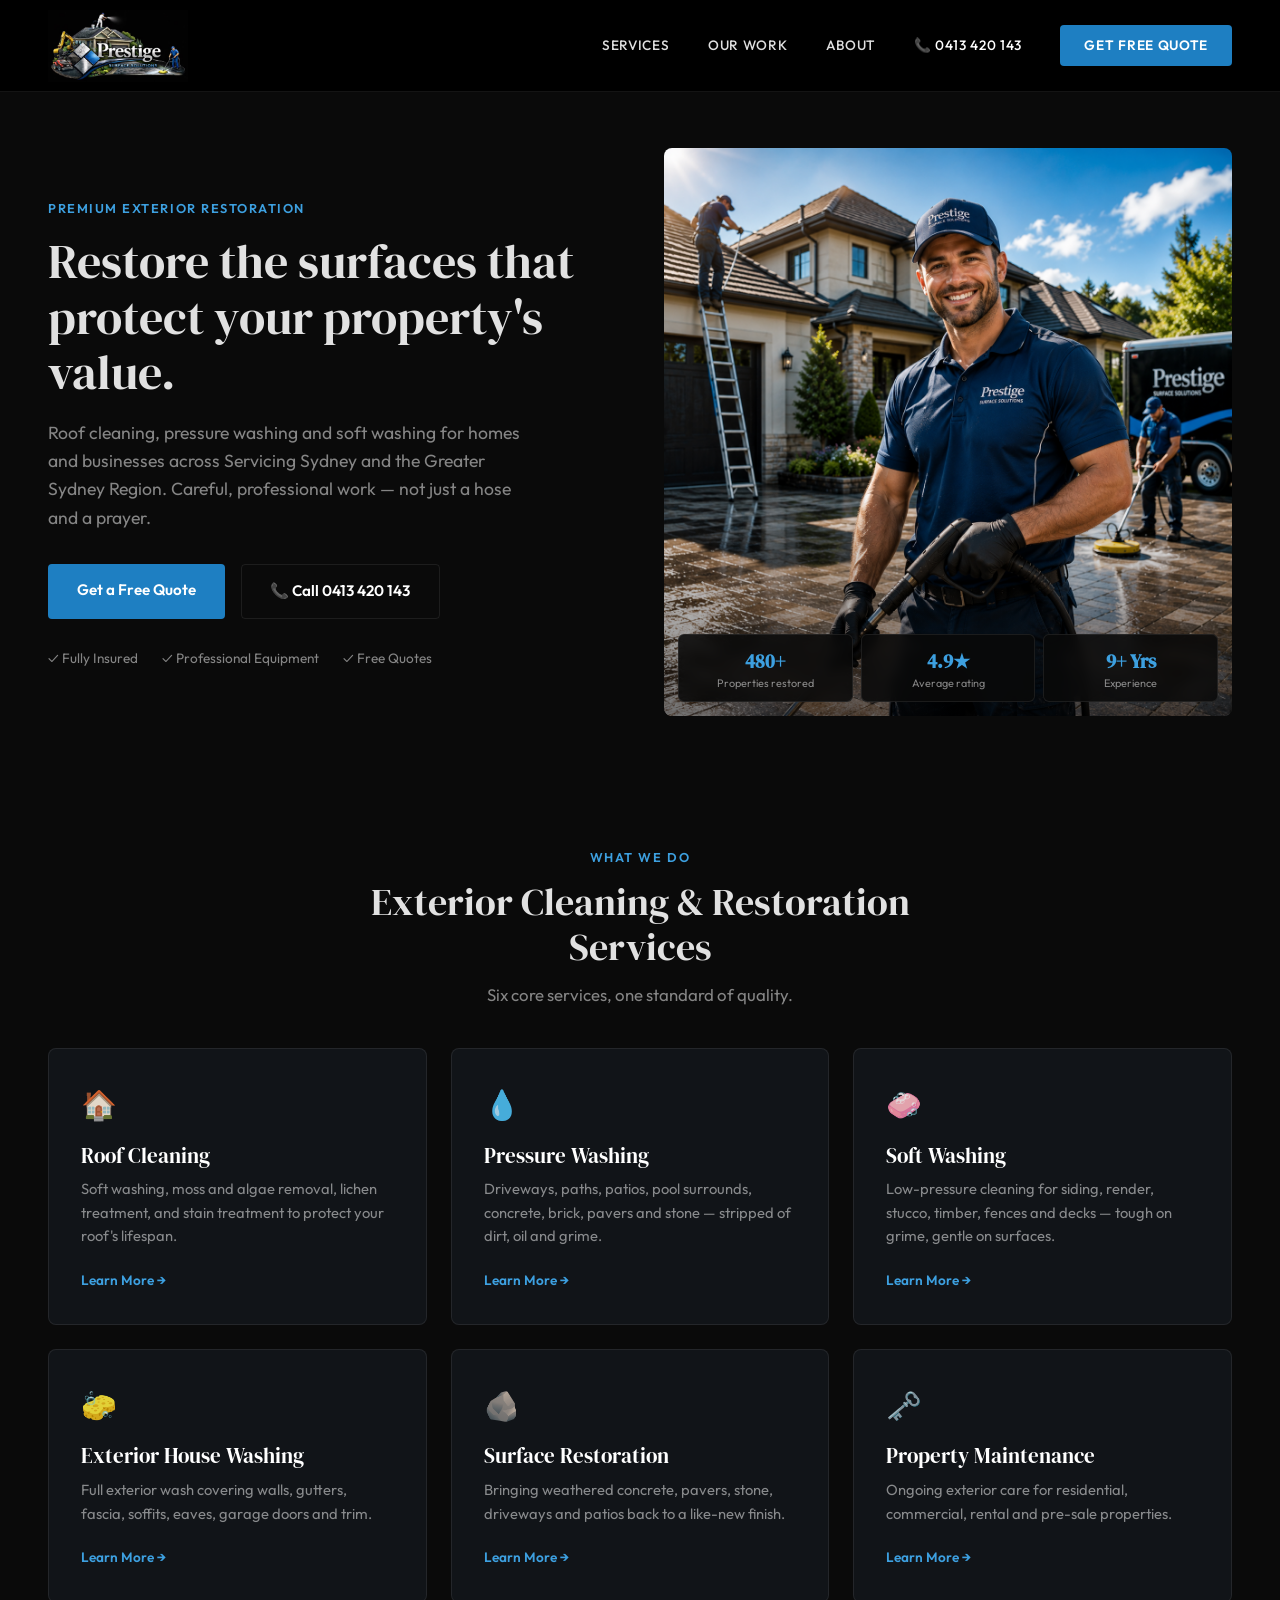
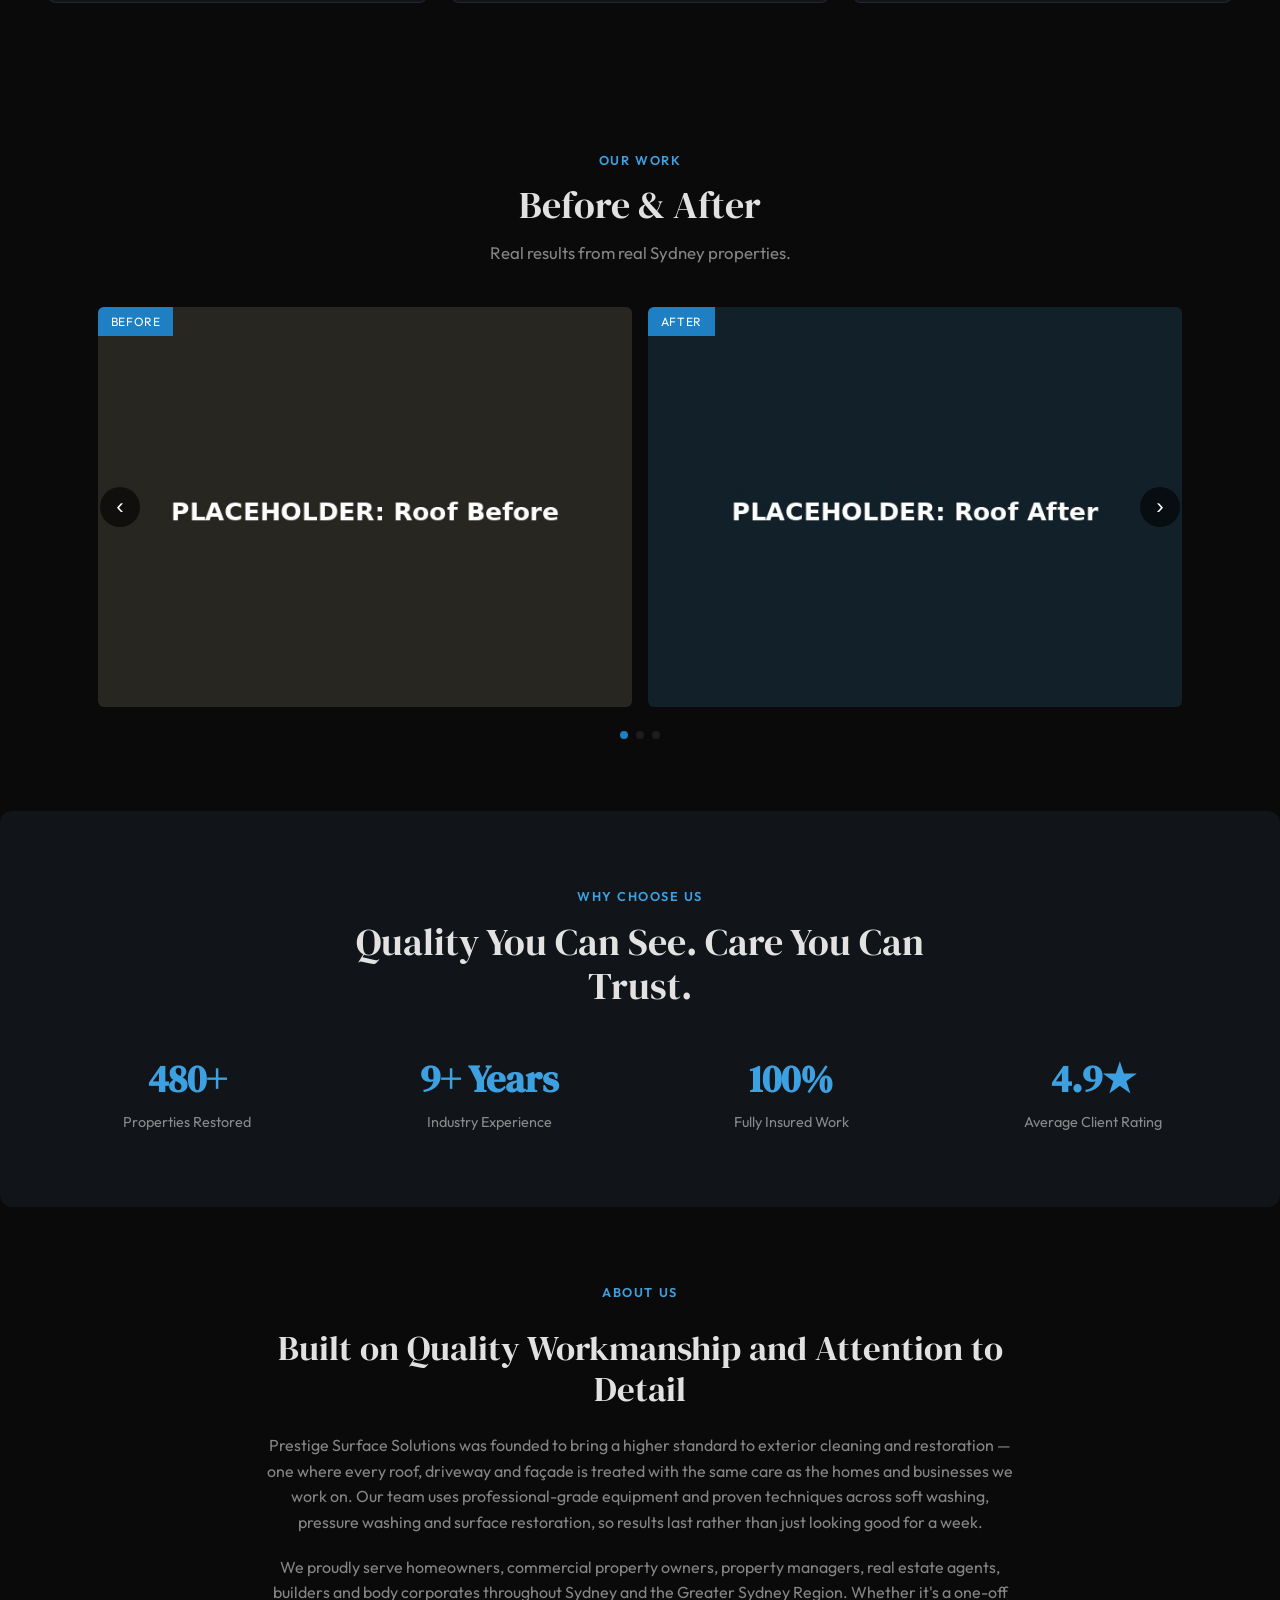
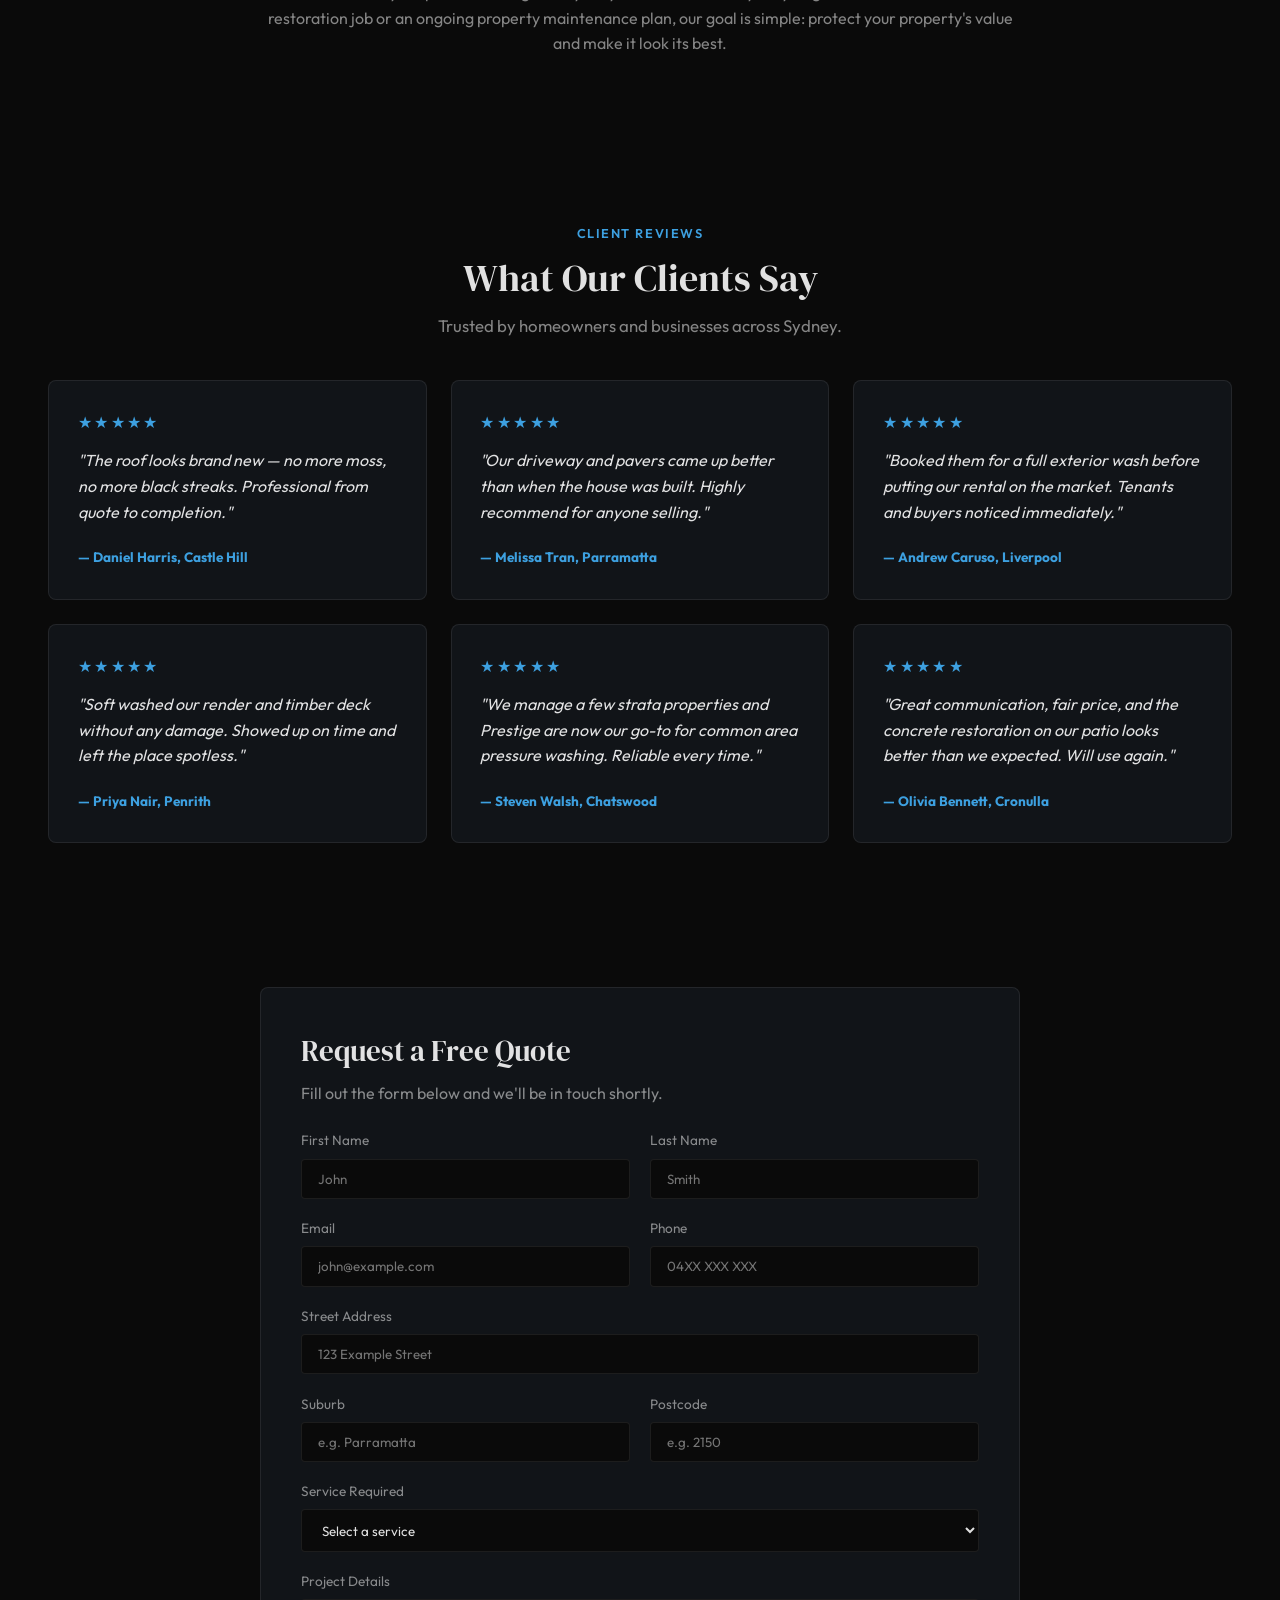
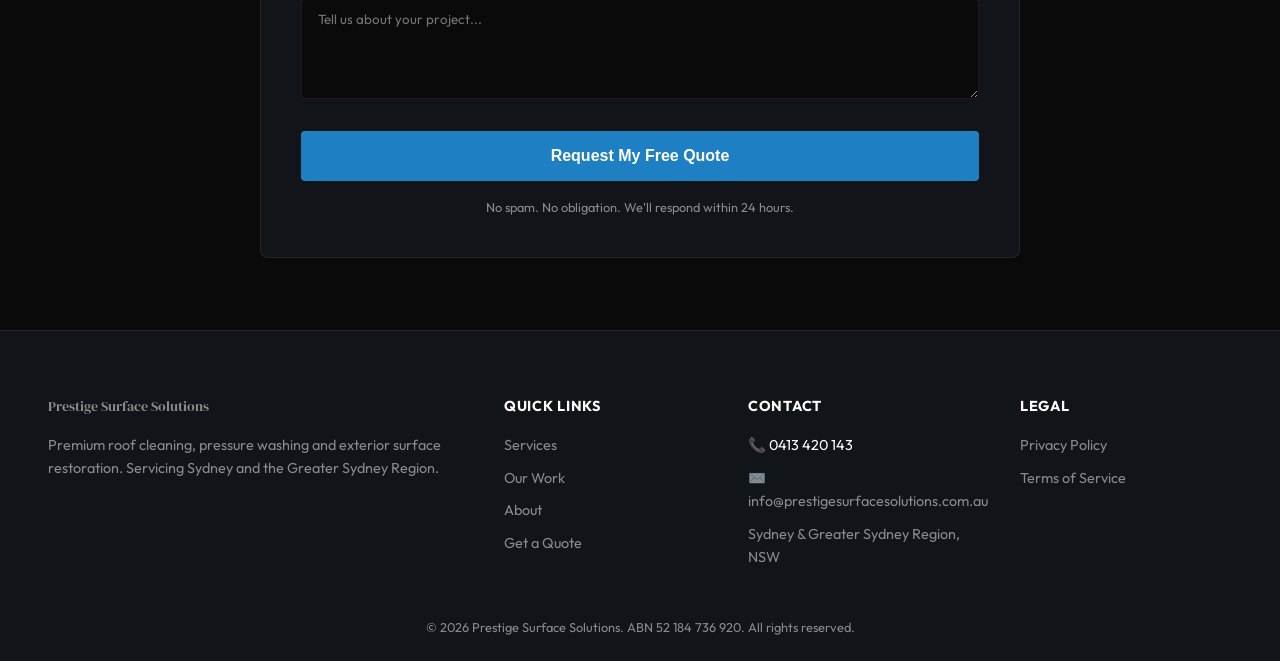
<file: index.html>
<!DOCTYPE html>
<html lang="en-AU">
<head>
<meta charset="UTF-8">
<meta name="viewport" content="width=device-width, initial-scale=1.0">
<title>Prestige Surface Solutions | Roof Cleaning &amp; Exterior Restoration</title>
<meta name="description" content="Prestige Surface Solutions — premium roof cleaning, pressure washing, soft washing and exterior surface restoration. Fully insured. Free quotes. Servicing Sydney and the Greater Sydney Region.">
<link rel="preconnect" href="https://fonts.googleapis.com">
<link href="https://fonts.googleapis.com/css2?family=DM+Serif+Display&family=Outfit:wght@400;500;600;700&display=swap" rel="stylesheet">
<link rel="stylesheet" href="style.css">

<!-- Google Ads gtag.js — PLACEHOLDER ID, replace before launch -->
<script async src="https://www.googletagmanager.com/gtag/js?id=AW-XXXXXXXXX"></script>
<script>
  window.dataLayer = window.dataLayer || [];
  function gtag(){dataLayer.push(arguments);}
  gtag('js', new Date());
  gtag('config', 'AW-XXXXXXXXX');
</script>

<!-- JSON-LD LocalBusiness Schema — PLACEHOLDER values, replace before launch -->
<script type="application/ld+json">
{
  "@context": "https://schema.org",
  "@type": "LocalBusiness",
  "name": "Prestige Surface Solutions",
  "image": "https://www.prestigesurfacesolutions.com.au/images/logo.jpg",
  "telephone": "+61413420143",
  "email": "info@prestigesurfacesolutions.com.au",
  "priceRange": "$$",
  "address": {
    "@type": "PostalAddress",
    "addressLocality": "Sydney",
    "addressRegion": "NSW",
    "addressCountry": "AU"
  },
  "areaServed": "Greater Sydney Region, NSW",
  "sameAs": [],
  "hasOfferCatalog": {
    "@type": "OfferCatalog",
    "name": "Exterior Cleaning &amp; Restoration Services",
    "itemListElement": [
      { "@type": "Offer", "itemOffered": { "@type": "Service", "name": "Roof Cleaning" } },
      { "@type": "Offer", "itemOffered": { "@type": "Service", "name": "Pressure Washing" } },
      { "@type": "Offer", "itemOffered": { "@type": "Service", "name": "Soft Washing" } },
      { "@type": "Offer", "itemOffered": { "@type": "Service", "name": "Exterior House Washing" } },
      { "@type": "Offer", "itemOffered": { "@type": "Service", "name": "Surface Restoration" } },
      { "@type": "Offer", "itemOffered": { "@type": "Service", "name": "Property Maintenance" } }
    ]
  }
}
</script>
</head>
<body>

<!-- ============ NAV ============ -->
<nav>
  <div class="logo-group">
    <img src="images/logo.jpg" alt="Prestige Surface Solutions" class="logo-img">
  </div>
  <div class="nav-links">
    <a href="#services">Services</a>
    <a href="#gallery">Our Work</a>
    <a href="#about">About</a>
    <a href="tel:+61413420143" class="nav-phone">📞 0413 420 143</a>
    <a href="#quote" class="nav-cta">Get Free Quote</a>
  </div>
  <a href="tel:+61413420143" class="mobile-phone-btn">📞 0413 420 143</a>
</nav>

<!-- ============ HERO ============ -->
<section class="hero">
  <div class="hero-content fade-in">
    <span class="hero-eyebrow">Premium Exterior Restoration</span>
    <h1>Restore the surfaces that protect your property's value.</h1>
    <p class="hero-sub">Roof cleaning, pressure washing and soft washing for homes and businesses across Servicing Sydney and the Greater Sydney Region. Careful, professional work — not just a hose and a prayer.</p>
    <div class="hero-ctas">
      <a href="#quote" class="btn-primary">Get a Free Quote</a>
      <a href="tel:+61413420143" class="btn-secondary">📞 Call 0413 420 143</a>
    </div>
    <div class="hero-trust">
      <span>✓ Fully Insured</span>
      <span>✓ Professional Equipment</span>
      <span>✓ Free Quotes</span>
    </div>
  </div>
  <div class="hero-media fade-in">
    <div class="hero-image-wrap">
      <img src="images/hero-roof.jpg" alt="Prestige Surface Solutions technician working on a roof in Sydney">
      <div class="hero-stats-row">
        <div class="hero-stat-card">
          <strong>480+</strong>
          <span>Properties restored</span>
        </div>
        <div class="hero-stat-card">
          <strong>4.9★</strong>
          <span>Average rating</span>
        </div>
        <div class="hero-stat-card">
          <strong>9+ Yrs</strong>
          <span>Experience</span>
        </div>
      </div>
    </div>
  </div>
</section>

<!-- ============ SERVICES ============ -->
<section class="services" id="services">
  <div class="section-header fade-in">
    <span class="section-label">What We Do</span>
    <h2>Exterior Cleaning &amp; Restoration Services</h2>
    <p>Six core services, one standard of quality.</p>
  </div>
  <div class="services-grid">

    <a href="services/roof-cleaning.html" class="service-card fade-in">
      <div class="service-icon">🏠</div>
      <h3>Roof Cleaning</h3>
      <p>Soft washing, moss and algae removal, lichen treatment, and stain treatment to protect your roof's lifespan.</p>
      <span class="service-link">Learn More →</span>
    </a>

    <a href="services/pressure-washing.html" class="service-card fade-in">
      <div class="service-icon">💧</div>
      <h3>Pressure Washing</h3>
      <p>Driveways, paths, patios, pool surrounds, concrete, brick, pavers and stone — stripped of dirt, oil and grime.</p>
      <span class="service-link">Learn More →</span>
    </a>

    <a href="services/soft-washing.html" class="service-card fade-in">
      <div class="service-icon">🧼</div>
      <h3>Soft Washing</h3>
      <p>Low-pressure cleaning for siding, render, stucco, timber, fences and decks — tough on grime, gentle on surfaces.</p>
      <span class="service-link">Learn More →</span>
    </a>

    <a href="services/exterior-house-washing.html" class="service-card fade-in">
      <div class="service-icon">🧽</div>
      <h3>Exterior House Washing</h3>
      <p>Full exterior wash covering walls, gutters, fascia, soffits, eaves, garage doors and trim.</p>
      <span class="service-link">Learn More →</span>
    </a>

    <a href="services/surface-restoration.html" class="service-card fade-in">
      <div class="service-icon">🪨</div>
      <h3>Surface Restoration</h3>
      <p>Bringing weathered concrete, pavers, stone, driveways and patios back to a like-new finish.</p>
      <span class="service-link">Learn More →</span>
    </a>

    <a href="services/property-maintenance.html" class="service-card fade-in">
      <div class="service-icon">🗝️</div>
      <h3>Property Maintenance</h3>
      <p>Ongoing exterior care for residential, commercial, rental and pre-sale properties.</p>
      <span class="service-link">Learn More →</span>
    </a>

  </div>
</section>

<!-- ============ GALLERY ============ -->
<section class="gallery" id="gallery">
  <div class="section-header fade-in">
    <span class="section-label">Our Work</span>
    <h2>Before &amp; After</h2>
    <p>Real results from real Sydney properties.</p>
  </div>

  <div class="carousel-wrapper">
    <button class="carousel-arrow prev" onclick="moveSlide(-1)" aria-label="Previous">‹</button>
    <div class="carousel-track" id="carouselTrack">
      <div class="gallery-slide">
        <div class="gallery-photo">
          <span class="gallery-label">Before</span>
          <img src="images/gallery/1before.jpg" alt="Roof before cleaning — placeholder">
        </div>
      </div>
      <div class="gallery-slide">
        <div class="gallery-photo">
          <span class="gallery-label">After</span>
          <img src="images/gallery/1after.jpg" alt="Roof after cleaning — placeholder">
        </div>
      </div>
      <div class="gallery-slide">
        <div class="gallery-photo">
          <span class="gallery-label">Before</span>
          <img src="images/gallery/2before.jpg" alt="Driveway before pressure washing — placeholder">
        </div>
      </div>
      <div class="gallery-slide">
        <div class="gallery-photo">
          <span class="gallery-label">After</span>
          <img src="images/gallery/2after.jpg" alt="Driveway after pressure washing — placeholder">
        </div>
      </div>
      <div class="gallery-slide">
        <div class="gallery-photo">
          <span class="gallery-label">Before</span>
          <img src="images/gallery/3before.jpg" alt="House exterior before washing — placeholder">
        </div>
      </div>
      <div class="gallery-slide">
        <div class="gallery-photo">
          <span class="gallery-label">After</span>
          <img src="images/gallery/3after.jpg" alt="House exterior after washing — placeholder">
        </div>
      </div>
    </div>
    <button class="carousel-arrow next" onclick="moveSlide(1)" aria-label="Next">›</button>
  </div>

  <div class="carousel-dots" id="carouselDots"></div>
</section>

<!-- ============ WHY US ============ -->
<section class="why-us">
  <div class="section-header fade-in">
    <span class="section-label">Why Choose Us</span>
    <h2>Quality You Can See. Care You Can Trust.</h2>
  </div>
  <div class="stats-grid">
    <div class="stat-box fade-in">
      <strong>480+</strong>
      <span>Properties Restored</span>
    </div>
    <div class="stat-box fade-in">
      <strong>9+ Years</strong>
      <span>Industry Experience</span>
    </div>
    <div class="stat-box fade-in">
      <strong>100%</strong>
      <span>Fully Insured Work</span>
    </div>
    <div class="stat-box fade-in">
      <strong>4.9★</strong>
      <span>Average Client Rating</span>
    </div>
  </div>
</section>

<!-- ============ ABOUT ============ -->
<section class="about" id="about">
  <div class="about-content fade-in">
    <span class="section-label">About Us</span>
    <h2>Built on Quality Workmanship and Attention to Detail</h2>
    <p>Prestige Surface Solutions was founded to bring a higher standard to exterior cleaning and restoration — one where every roof, driveway and façade is treated with the same care as the homes and businesses we work on. Our team uses professional-grade equipment and proven techniques across soft washing, pressure washing and surface restoration, so results last rather than just looking good for a week.</p>
    <p>We proudly serve homeowners, commercial property owners, property managers, real estate agents, builders and body corporates throughout Sydney and the Greater Sydney Region. Whether it's a one-off restoration job or an ongoing property maintenance plan, our goal is simple: protect your property's value and make it look its best.</p>
  </div>
</section>

<!-- ============ TESTIMONIALS ============ -->
<section class="testimonials">
  <div class="section-header fade-in">
    <span class="section-label">Client Reviews</span>
    <h2>What Our Clients Say</h2>
    <p>Trusted by homeowners and businesses across Sydney.</p>
  </div>
  <div class="testimonials-grid">
    <div class="testimonial-card fade-in">
      <div class="testimonial-stars">★★★★★</div>
      <p>"The roof looks brand new — no more moss, no more black streaks. Professional from quote to completion."</p>
      <strong>— Daniel Harris, Castle Hill</strong>
    </div>
    <div class="testimonial-card fade-in">
      <div class="testimonial-stars">★★★★★</div>
      <p>"Our driveway and pavers came up better than when the house was built. Highly recommend for anyone selling."</p>
      <strong>— Melissa Tran, Parramatta</strong>
    </div>
    <div class="testimonial-card fade-in">
      <div class="testimonial-stars">★★★★★</div>
      <p>"Booked them for a full exterior wash before putting our rental on the market. Tenants and buyers noticed immediately."</p>
      <strong>— Andrew Caruso, Liverpool</strong>
    </div>
    <div class="testimonial-card fade-in">
      <div class="testimonial-stars">★★★★★</div>
      <p>"Soft washed our render and timber deck without any damage. Showed up on time and left the place spotless."</p>
      <strong>— Priya Nair, Penrith</strong>
    </div>
    <div class="testimonial-card fade-in">
      <div class="testimonial-stars">★★★★★</div>
      <p>"We manage a few strata properties and Prestige are now our go-to for common area pressure washing. Reliable every time."</p>
      <strong>— Steven Walsh, Chatswood</strong>
    </div>
    <div class="testimonial-card fade-in">
      <div class="testimonial-stars">★★★★★</div>
      <p>"Great communication, fair price, and the concrete restoration on our patio looks better than we expected. Will use again."</p>
      <strong>— Olivia Bennett, Cronulla</strong>
    </div>
  </div>
</section>

<!-- ============ QUOTE FORM ============ -->
<section class="quote-section" id="quote">
  <form class="quote-form fade-in" name="quote-request" method="POST"
        data-netlify="true" netlify-honeypot="bot-field" action="/success.html">
    <input type="hidden" name="form-name" value="quote-request">
    <p class="hidden" style="display:none;">
      <label>Don't fill this out: <input name="bot-field"></label>
    </p>

    <div class="form-title">Request a Free Quote</div>
    <div class="form-subtitle">Fill out the form below and we'll be in touch shortly.</div>

    <div class="form-grid">
      <div class="form-group">
        <label for="fname">First Name</label>
        <input type="text" id="fname" name="fname" placeholder="John" required />
      </div>
      <div class="form-group">
        <label for="lname">Last Name</label>
        <input type="text" id="lname" name="lname" placeholder="Smith" required />
      </div>
      <div class="form-group">
        <label for="email">Email</label>
        <input type="email" id="email" name="email" placeholder="john@example.com" required />
      </div>
      <div class="form-group">
        <label for="phone">Phone</label>
        <input type="tel" id="phone" name="phone" placeholder="04XX XXX XXX" required />
      </div>
      <div class="form-group full">
        <label for="address">Street Address</label>
        <input type="text" id="address" name="address" placeholder="123 Example Street" required />
      </div>
      <div class="form-group">
        <label for="suburb">Suburb</label>
        <input type="text" id="suburb" name="suburb" placeholder="e.g. Parramatta" required />
      </div>
      <div class="form-group">
        <label for="postcode">Postcode</label>
        <input type="text" id="postcode" name="postcode" placeholder="e.g. 2150" required
               inputmode="numeric" pattern="[0-9]{4}" />
      </div>
      <div class="form-group full">
        <label for="service">Service Required</label>
        <select id="service" name="service" required>
          <option value="" disabled selected>Select a service</option>
          <option value="roof-cleaning">Roof Cleaning</option>
          <option value="pressure-washing">Pressure Washing</option>
          <option value="soft-washing">Soft Washing</option>
          <option value="exterior-house-washing">Exterior House Washing</option>
          <option value="surface-restoration">Surface Restoration</option>
          <option value="property-maintenance">Property Maintenance</option>
          <option value="other">Other / Not Sure</option>
        </select>
      </div>
      <div class="form-group full">
        <label for="message">Project Details</label>
        <textarea id="message" name="message" placeholder="Tell us about your project..."></textarea>
      </div>
    </div>

    <button type="submit" class="form-submit">Request My Free Quote</button>
    <p class="form-note">No spam. No obligation. We'll respond within 24 hours.</p>
  </form>
</section>

<!-- ============ FOOTER ============ -->
<footer>
  <div class="footer-inner">
    <div class="footer-col">
      <p class="footer-brand">Prestige Surface Solutions</p>
      <p>Premium roof cleaning, pressure washing and exterior surface restoration. Servicing Sydney and the Greater Sydney Region.</p>
    </div>
    <div class="footer-col">
      <h4>Quick Links</h4>
      <a href="#services">Services</a>
      <a href="#gallery">Our Work</a>
      <a href="#about">About</a>
      <a href="#quote">Get a Quote</a>
    </div>
    <div class="footer-col">
      <h4>Contact</h4>
      <a href="tel:+61413420143">📞 0413 420 143</a>
      <a href="mailto:info@prestigesurfacesolutions.com.au">✉️ info@prestigesurfacesolutions.com.au</a>
      <p>Sydney &amp; Greater Sydney Region, NSW</p>
    </div>
    <div class="footer-col">
      <h4>Legal</h4>
      <a href="privacy.html">Privacy Policy</a>
      <a href="terms.html">Terms of Service</a>
    </div>
  </div>
  <div class="footer-bottom">
    <p>&copy; 2026 Prestige Surface Solutions. ABN 52 184 736 920. All rights reserved.</p>
  </div>
</footer>

<script src="script.js"></script>
</body>
</html>
</file>
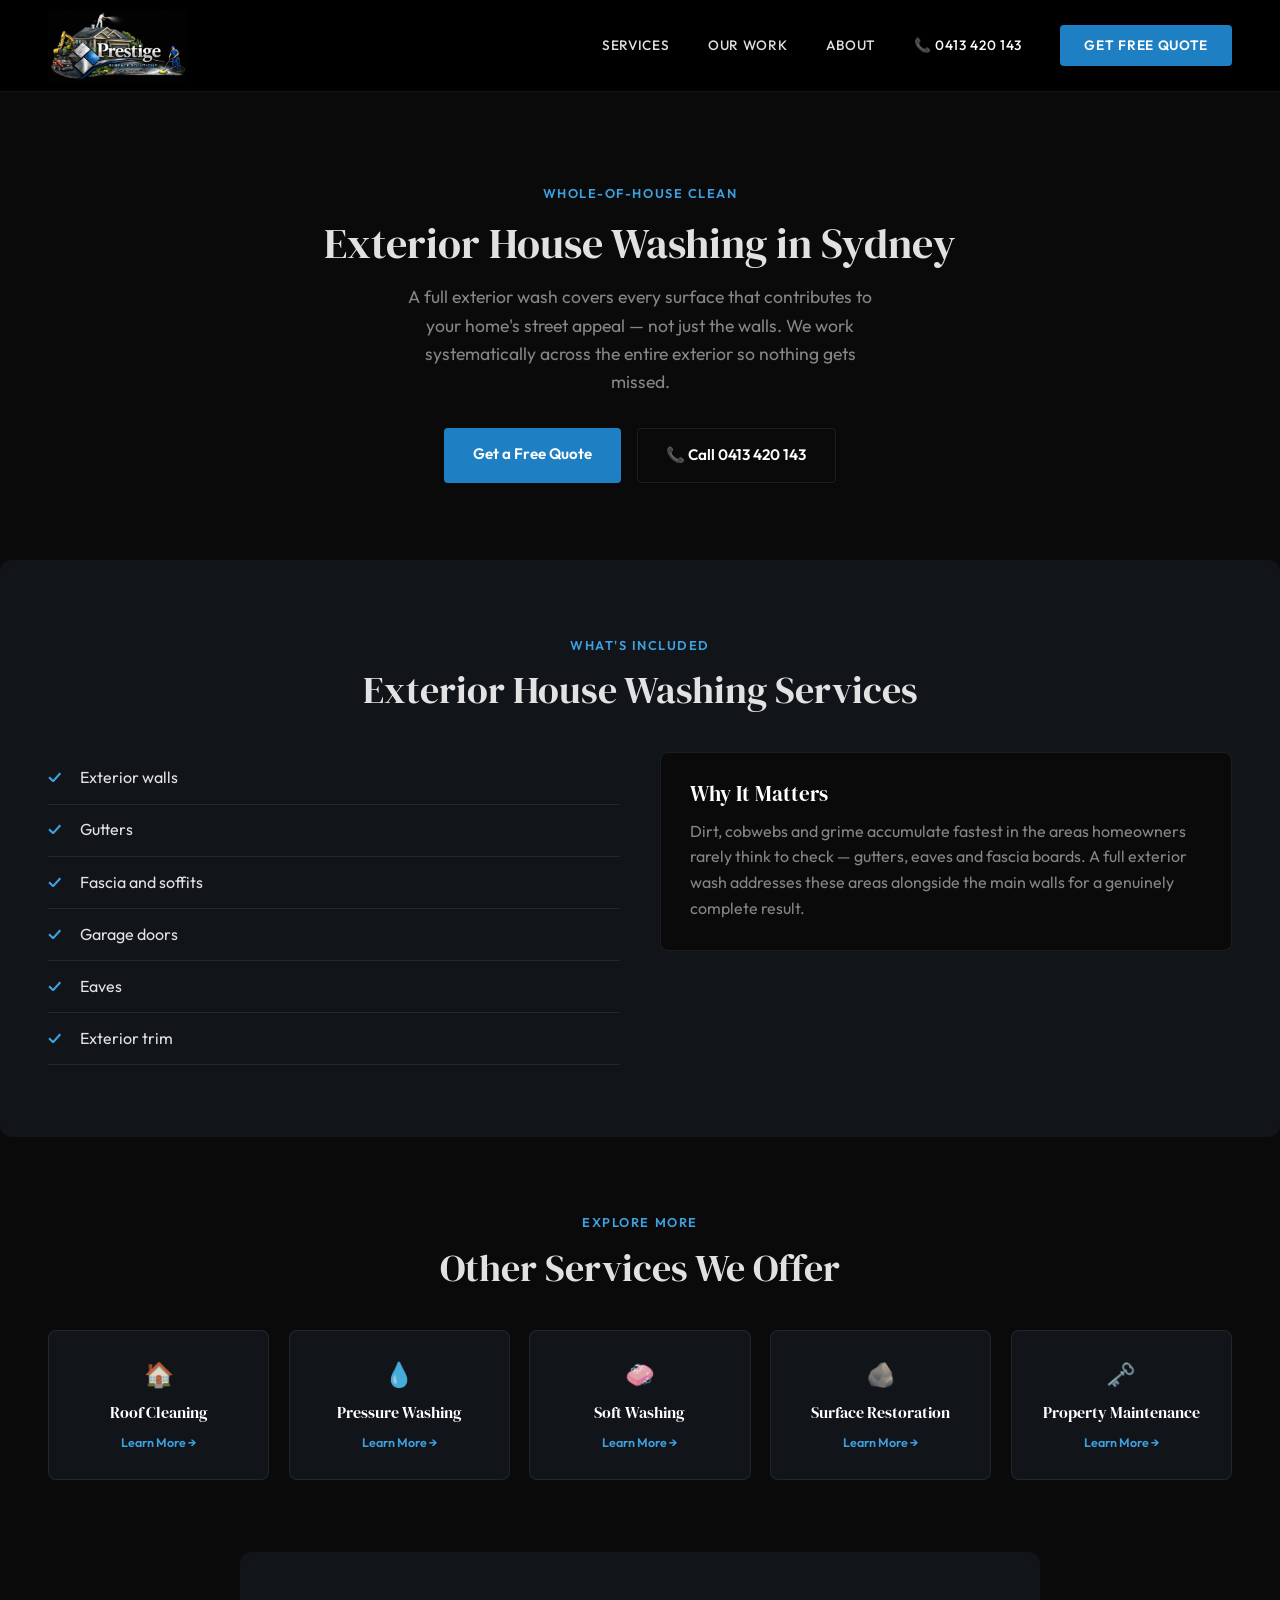
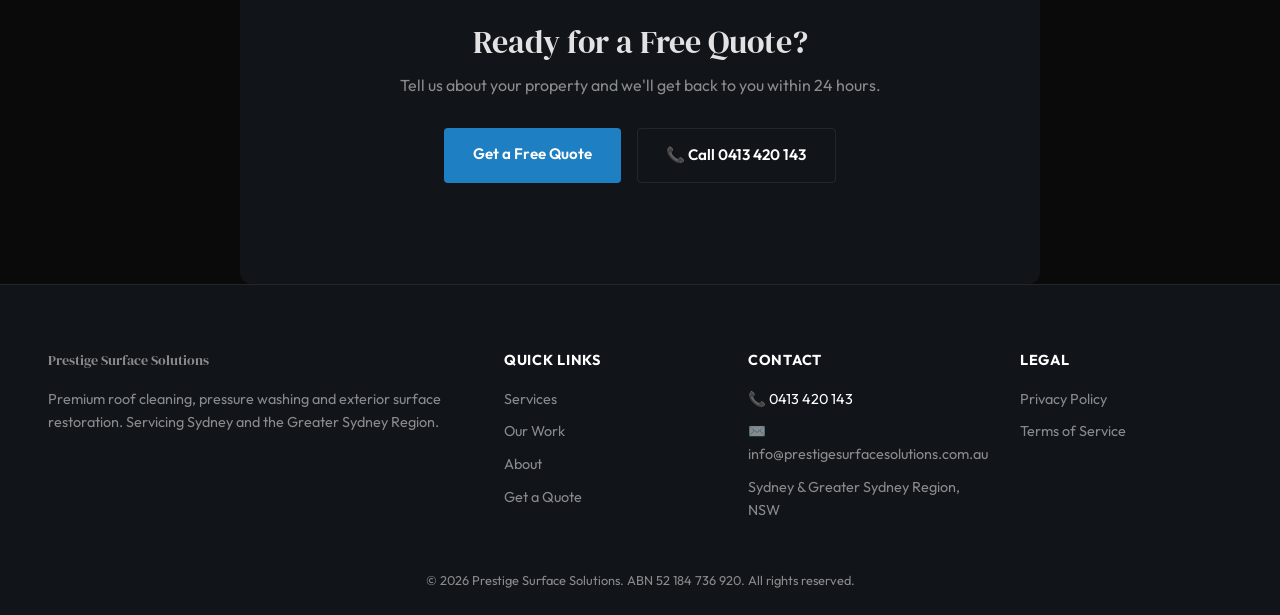
<file: services/exterior-house-washing.html>
<!DOCTYPE html>
<html lang="en-AU">
<head>
<meta charset="UTF-8">
<meta name="viewport" content="width=device-width, initial-scale=1.0">
<title>Exterior House Washing Sydney | Prestige Surface Solutions</title>
<meta name="description" content="Complete exterior house washing in Sydney — walls, gutters, fascia, soffits and more. Fully insured. Free quotes.">
<link rel="canonical" href="https://www.prestigesurfacesolutions.com.au/services/exterior-house-washing.html">
<link rel="preconnect" href="https://fonts.googleapis.com">
<link href="https://fonts.googleapis.com/css2?family=DM+Serif+Display&family=Outfit:wght@400;500;600;700&display=swap" rel="stylesheet">
<link rel="stylesheet" href="../style.css">

<!-- Google Ads gtag.js — PLACEHOLDER ID, replace before launch -->
<script async src="https://www.googletagmanager.com/gtag/js?id=AW-XXXXXXXXX"></script>
<script>
  window.dataLayer = window.dataLayer || [];
  function gtag(){dataLayer.push(arguments);}
  gtag('js', new Date());
  gtag('config', 'AW-XXXXXXXXX');
</script>

<script type="application/ld+json">
{
  "@context": "https://schema.org",
  "@type": "Service",
  "name": "Exterior House Washing",
  "provider": {
    "@type": "LocalBusiness",
    "name": "Prestige Surface Solutions",
    "telephone": "+61413420143",
    "address": {
      "@type": "PostalAddress",
      "addressLocality": "Sydney",
      "addressRegion": "NSW",
      "addressCountry": "AU"
    }
  },
  "areaServed": "Greater Sydney Region, NSW",
  "description": "Complete exterior house washing in Sydney — walls, gutters, fascia, soffits and more. Fully insured. Free quotes."
}
</script>
</head>
<body>

<!-- ============ NAV ============ -->
<nav>
  <div class="logo-group">
    <a href="../index.html"><img src="../images/logo.jpg" alt="Prestige Surface Solutions" class="logo-img"></a>
  </div>
  <div class="nav-links">
    <a href="../index.html#services">Services</a>
    <a href="../index.html#gallery">Our Work</a>
    <a href="../index.html#about">About</a>
    <a href="tel:+61413420143" class="nav-phone">📞 0413 420 143</a>
    <a href="../index.html#quote" class="nav-cta">Get Free Quote</a>
  </div>
  <a href="tel:+61413420143" class="mobile-phone-btn">📞 0413 420 143</a>
</nav>

<!-- ============ SERVICE HERO ============ -->
<section class="service-hero">
  <div class="service-hero-content fade-in">
    <span class="hero-eyebrow">Whole-of-House Clean</span>
    <h1>Exterior House Washing in Sydney</h1>
    <p class="hero-sub">A full exterior wash covers every surface that contributes to your home's street appeal — not just the walls. We work systematically across the entire exterior so nothing gets missed.</p>
    <div class="hero-ctas">
      <a href="../index.html#quote" class="btn-primary">Get a Free Quote</a>
      <a href="tel:+61413420143" class="btn-secondary">📞 Call 0413 420 143</a>
    </div>
  </div>
</section>

<!-- ============ WHAT'S INCLUDED ============ -->
<section class="service-details">
  <div class="section-header fade-in">
    <span class="section-label">What's Included</span>
    <h2>Exterior House Washing Services</h2>
  </div>
  <div class="includes-grid fade-in">
    <ul class="includes-list">
      <li>Exterior walls</li>
      <li>Gutters</li>
      <li>Fascia and soffits</li>
      <li>Garage doors</li>
      <li>Eaves</li>
      <li>Exterior trim</li>
    </ul>
    <div class="why-box">
      <h3>Why It Matters</h3>
      <p>Dirt, cobwebs and grime accumulate fastest in the areas homeowners rarely think to check — gutters, eaves and fascia boards. A full exterior wash addresses these areas alongside the main walls for a genuinely complete result.</p>
    </div>
  </div>
</section>

<!-- ============ OTHER SERVICES ============ -->
<section class="related-services">
  <div class="section-header fade-in">
    <span class="section-label">Explore More</span>
    <h2>Other Services We Offer</h2>
  </div>
  <div class="related-grid">
    <a href="roof-cleaning.html" class="related-card fade-in">
      <div class="service-icon">🏠</div>
      <h3>Roof Cleaning</h3>
      <span class="service-link">Learn More →</span>
    </a>
    <a href="pressure-washing.html" class="related-card fade-in">
      <div class="service-icon">💧</div>
      <h3>Pressure Washing</h3>
      <span class="service-link">Learn More →</span>
    </a>
    <a href="soft-washing.html" class="related-card fade-in">
      <div class="service-icon">🧼</div>
      <h3>Soft Washing</h3>
      <span class="service-link">Learn More →</span>
    </a>
    <a href="surface-restoration.html" class="related-card fade-in">
      <div class="service-icon">🪨</div>
      <h3>Surface Restoration</h3>
      <span class="service-link">Learn More →</span>
    </a>
    <a href="property-maintenance.html" class="related-card fade-in">
      <div class="service-icon">🗝️</div>
      <h3>Property Maintenance</h3>
      <span class="service-link">Learn More →</span>
    </a>
  </div>
</section>

<!-- ============ CTA ============ -->
<section class="service-cta">
  <div class="service-cta-inner fade-in">
    <h2>Ready for a Free Quote?</h2>
    <p>Tell us about your property and we'll get back to you within 24 hours.</p>
    <div class="hero-ctas" style="justify-content:center;">
      <a href="../index.html#quote" class="btn-primary">Get a Free Quote</a>
      <a href="tel:+61413420143" class="btn-secondary">📞 Call 0413 420 143</a>
    </div>
  </div>
</section>

<!-- ============ FOOTER ============ -->
<footer>
  <div class="footer-inner">
    <div class="footer-col">
      <p class="footer-brand">Prestige Surface Solutions</p>
      <p>Premium roof cleaning, pressure washing and exterior surface restoration. Servicing Sydney and the Greater Sydney Region.</p>
    </div>
    <div class="footer-col">
      <h4>Quick Links</h4>
      <a href="../index.html#services">Services</a>
      <a href="../index.html#gallery">Our Work</a>
      <a href="../index.html#about">About</a>
      <a href="../index.html#quote">Get a Quote</a>
    </div>
    <div class="footer-col">
      <h4>Contact</h4>
      <a href="tel:+61413420143">📞 0413 420 143</a>
      <a href="mailto:info@prestigesurfacesolutions.com.au">✉️ info@prestigesurfacesolutions.com.au</a>
      <p>Sydney &amp; Greater Sydney Region, NSW</p>
    </div>
    <div class="footer-col">
      <h4>Legal</h4>
      <a href="../privacy.html">Privacy Policy</a>
      <a href="../terms.html">Terms of Service</a>
    </div>
  </div>
  <div class="footer-bottom">
    <p>&copy; 2026 Prestige Surface Solutions. ABN 52 184 736 920. All rights reserved.</p>
  </div>
</footer>

<script src="../script.js"></script>
</body>
</html>
</file>
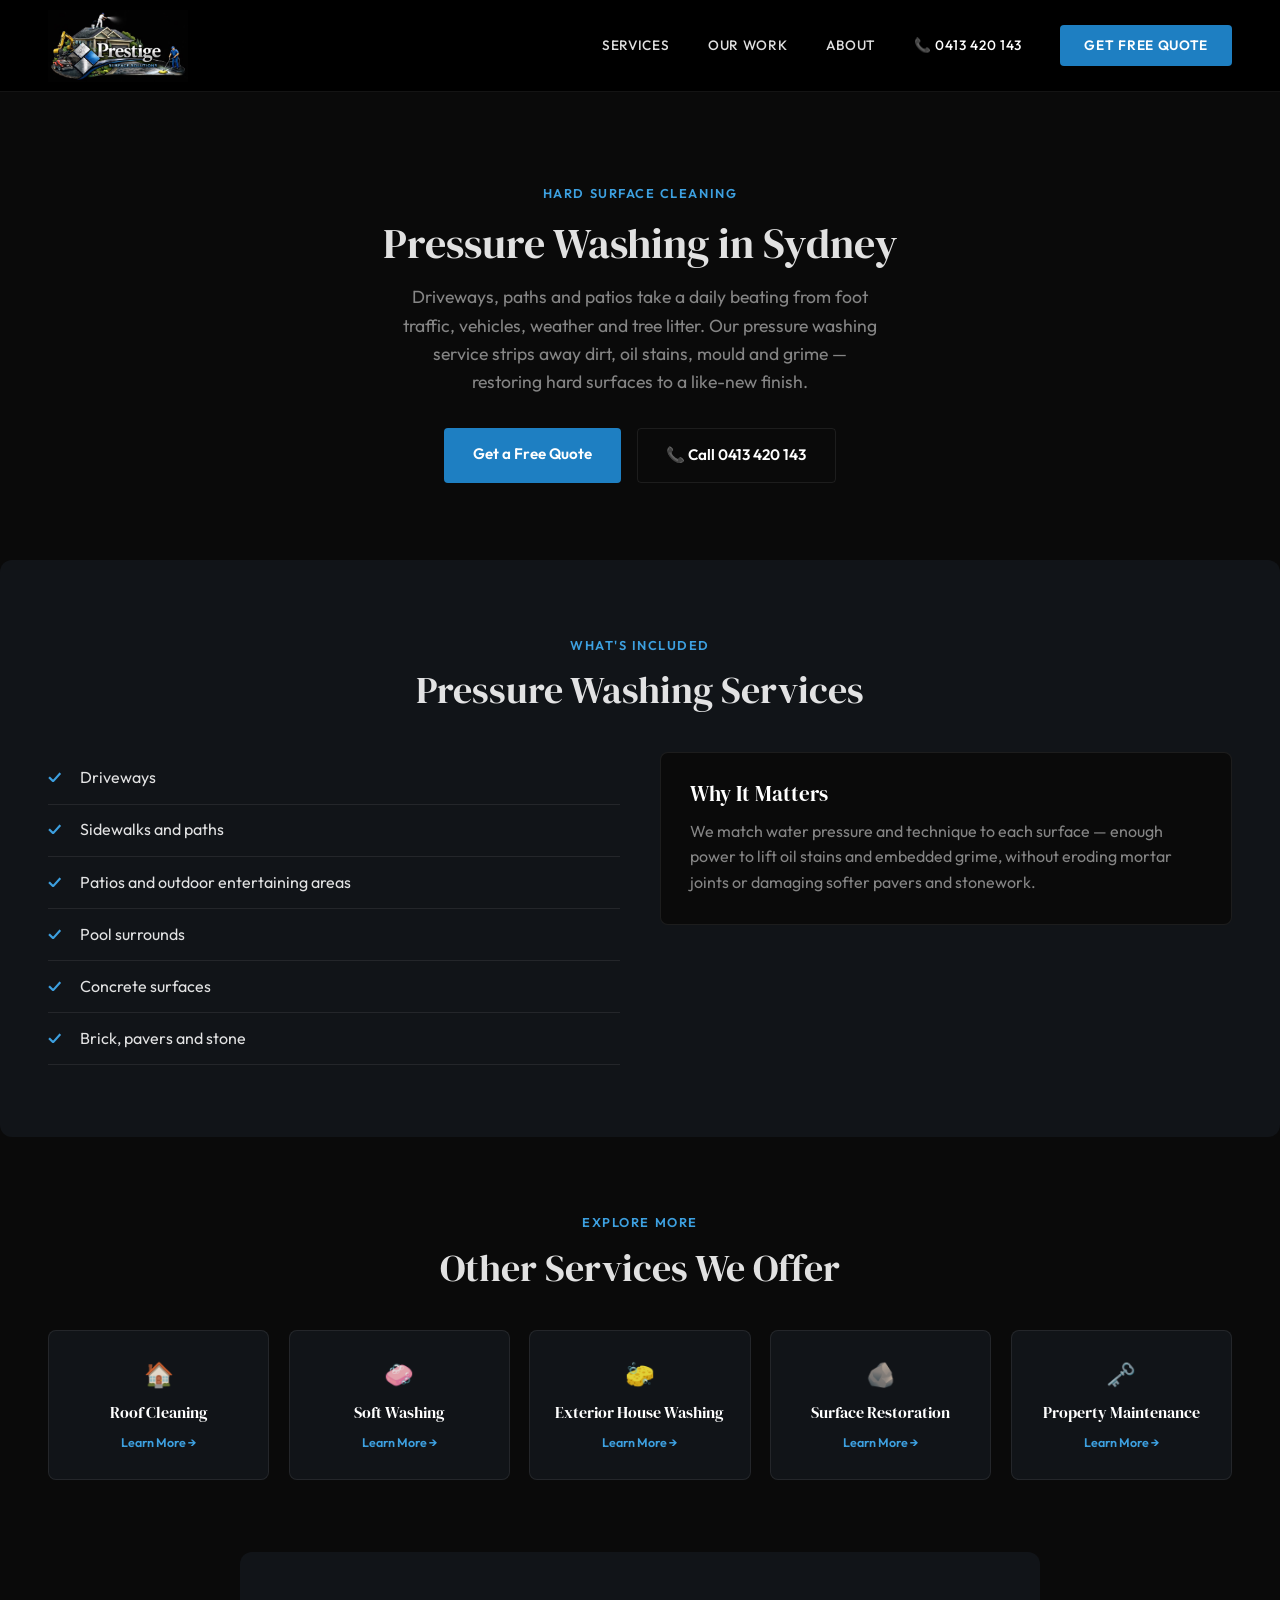
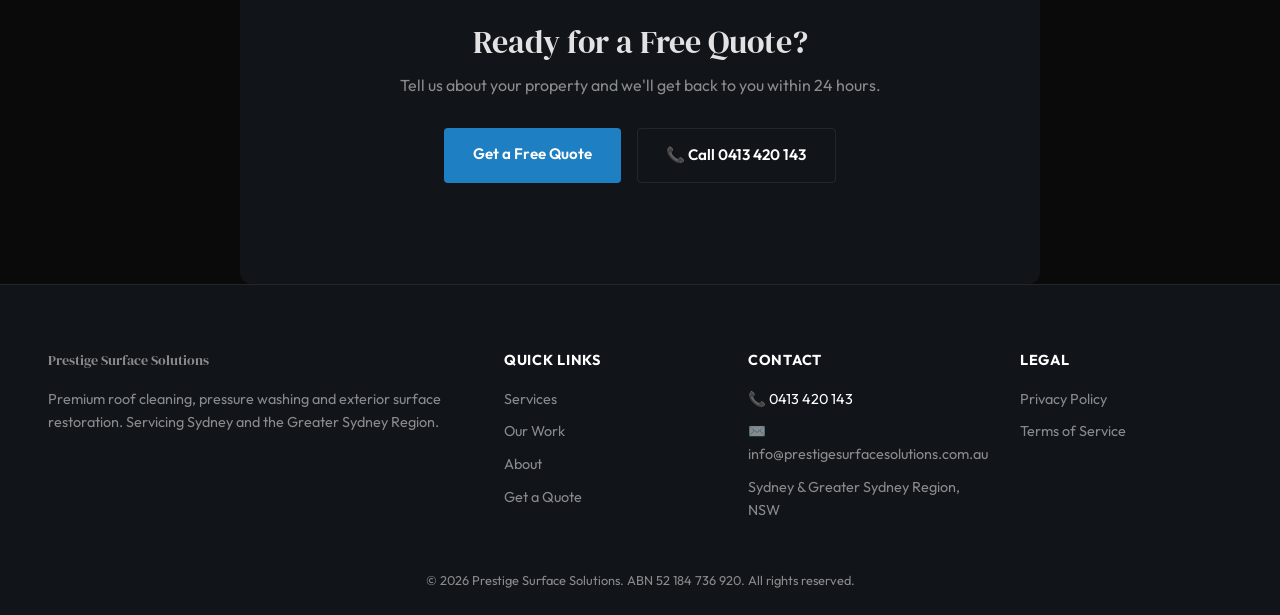
<file: services/pressure-washing.html>
<!DOCTYPE html>
<html lang="en-AU">
<head>
<meta charset="UTF-8">
<meta name="viewport" content="width=device-width, initial-scale=1.0">
<title>Pressure Washing Sydney | Prestige Surface Solutions</title>
<meta name="description" content="Pressure washing for driveways, patios, pavers and concrete in Sydney. Removes oil, mould and grime. Free quotes.">
<link rel="canonical" href="https://www.prestigesurfacesolutions.com.au/services/pressure-washing.html">
<link rel="preconnect" href="https://fonts.googleapis.com">
<link href="https://fonts.googleapis.com/css2?family=DM+Serif+Display&family=Outfit:wght@400;500;600;700&display=swap" rel="stylesheet">
<link rel="stylesheet" href="../style.css">

<!-- Google Ads gtag.js — PLACEHOLDER ID, replace before launch -->
<script async src="https://www.googletagmanager.com/gtag/js?id=AW-XXXXXXXXX"></script>
<script>
  window.dataLayer = window.dataLayer || [];
  function gtag(){dataLayer.push(arguments);}
  gtag('js', new Date());
  gtag('config', 'AW-XXXXXXXXX');
</script>

<script type="application/ld+json">
{
  "@context": "https://schema.org",
  "@type": "Service",
  "name": "Pressure Washing",
  "provider": {
    "@type": "LocalBusiness",
    "name": "Prestige Surface Solutions",
    "telephone": "+61413420143",
    "address": {
      "@type": "PostalAddress",
      "addressLocality": "Sydney",
      "addressRegion": "NSW",
      "addressCountry": "AU"
    }
  },
  "areaServed": "Greater Sydney Region, NSW",
  "description": "Pressure washing for driveways, patios, pavers and concrete in Sydney. Removes oil, mould and grime. Free quotes."
}
</script>
</head>
<body>

<!-- ============ NAV ============ -->
<nav>
  <div class="logo-group">
    <a href="../index.html"><img src="../images/logo.jpg" alt="Prestige Surface Solutions" class="logo-img"></a>
  </div>
  <div class="nav-links">
    <a href="../index.html#services">Services</a>
    <a href="../index.html#gallery">Our Work</a>
    <a href="../index.html#about">About</a>
    <a href="tel:+61413420143" class="nav-phone">📞 0413 420 143</a>
    <a href="../index.html#quote" class="nav-cta">Get Free Quote</a>
  </div>
  <a href="tel:+61413420143" class="mobile-phone-btn">📞 0413 420 143</a>
</nav>

<!-- ============ SERVICE HERO ============ -->
<section class="service-hero">
  <div class="service-hero-content fade-in">
    <span class="hero-eyebrow">Hard Surface Cleaning</span>
    <h1>Pressure Washing in Sydney</h1>
    <p class="hero-sub">Driveways, paths and patios take a daily beating from foot traffic, vehicles, weather and tree litter. Our pressure washing service strips away dirt, oil stains, mould and grime — restoring hard surfaces to a like-new finish.</p>
    <div class="hero-ctas">
      <a href="../index.html#quote" class="btn-primary">Get a Free Quote</a>
      <a href="tel:+61413420143" class="btn-secondary">📞 Call 0413 420 143</a>
    </div>
  </div>
</section>

<!-- ============ WHAT'S INCLUDED ============ -->
<section class="service-details">
  <div class="section-header fade-in">
    <span class="section-label">What's Included</span>
    <h2>Pressure Washing Services</h2>
  </div>
  <div class="includes-grid fade-in">
    <ul class="includes-list">
      <li>Driveways</li>
      <li>Sidewalks and paths</li>
      <li>Patios and outdoor entertaining areas</li>
      <li>Pool surrounds</li>
      <li>Concrete surfaces</li>
      <li>Brick, pavers and stone</li>
    </ul>
    <div class="why-box">
      <h3>Why It Matters</h3>
      <p>We match water pressure and technique to each surface — enough power to lift oil stains and embedded grime, without eroding mortar joints or damaging softer pavers and stonework.</p>
    </div>
  </div>
</section>

<!-- ============ OTHER SERVICES ============ -->
<section class="related-services">
  <div class="section-header fade-in">
    <span class="section-label">Explore More</span>
    <h2>Other Services We Offer</h2>
  </div>
  <div class="related-grid">
    <a href="roof-cleaning.html" class="related-card fade-in">
      <div class="service-icon">🏠</div>
      <h3>Roof Cleaning</h3>
      <span class="service-link">Learn More →</span>
    </a>
    <a href="soft-washing.html" class="related-card fade-in">
      <div class="service-icon">🧼</div>
      <h3>Soft Washing</h3>
      <span class="service-link">Learn More →</span>
    </a>
    <a href="exterior-house-washing.html" class="related-card fade-in">
      <div class="service-icon">🧽</div>
      <h3>Exterior House Washing</h3>
      <span class="service-link">Learn More →</span>
    </a>
    <a href="surface-restoration.html" class="related-card fade-in">
      <div class="service-icon">🪨</div>
      <h3>Surface Restoration</h3>
      <span class="service-link">Learn More →</span>
    </a>
    <a href="property-maintenance.html" class="related-card fade-in">
      <div class="service-icon">🗝️</div>
      <h3>Property Maintenance</h3>
      <span class="service-link">Learn More →</span>
    </a>
  </div>
</section>

<!-- ============ CTA ============ -->
<section class="service-cta">
  <div class="service-cta-inner fade-in">
    <h2>Ready for a Free Quote?</h2>
    <p>Tell us about your property and we'll get back to you within 24 hours.</p>
    <div class="hero-ctas" style="justify-content:center;">
      <a href="../index.html#quote" class="btn-primary">Get a Free Quote</a>
      <a href="tel:+61413420143" class="btn-secondary">📞 Call 0413 420 143</a>
    </div>
  </div>
</section>

<!-- ============ FOOTER ============ -->
<footer>
  <div class="footer-inner">
    <div class="footer-col">
      <p class="footer-brand">Prestige Surface Solutions</p>
      <p>Premium roof cleaning, pressure washing and exterior surface restoration. Servicing Sydney and the Greater Sydney Region.</p>
    </div>
    <div class="footer-col">
      <h4>Quick Links</h4>
      <a href="../index.html#services">Services</a>
      <a href="../index.html#gallery">Our Work</a>
      <a href="../index.html#about">About</a>
      <a href="../index.html#quote">Get a Quote</a>
    </div>
    <div class="footer-col">
      <h4>Contact</h4>
      <a href="tel:+61413420143">📞 0413 420 143</a>
      <a href="mailto:info@prestigesurfacesolutions.com.au">✉️ info@prestigesurfacesolutions.com.au</a>
      <p>Sydney &amp; Greater Sydney Region, NSW</p>
    </div>
    <div class="footer-col">
      <h4>Legal</h4>
      <a href="../privacy.html">Privacy Policy</a>
      <a href="../terms.html">Terms of Service</a>
    </div>
  </div>
  <div class="footer-bottom">
    <p>&copy; 2026 Prestige Surface Solutions. ABN 52 184 736 920. All rights reserved.</p>
  </div>
</footer>

<script src="../script.js"></script>
</body>
</html>
</file>
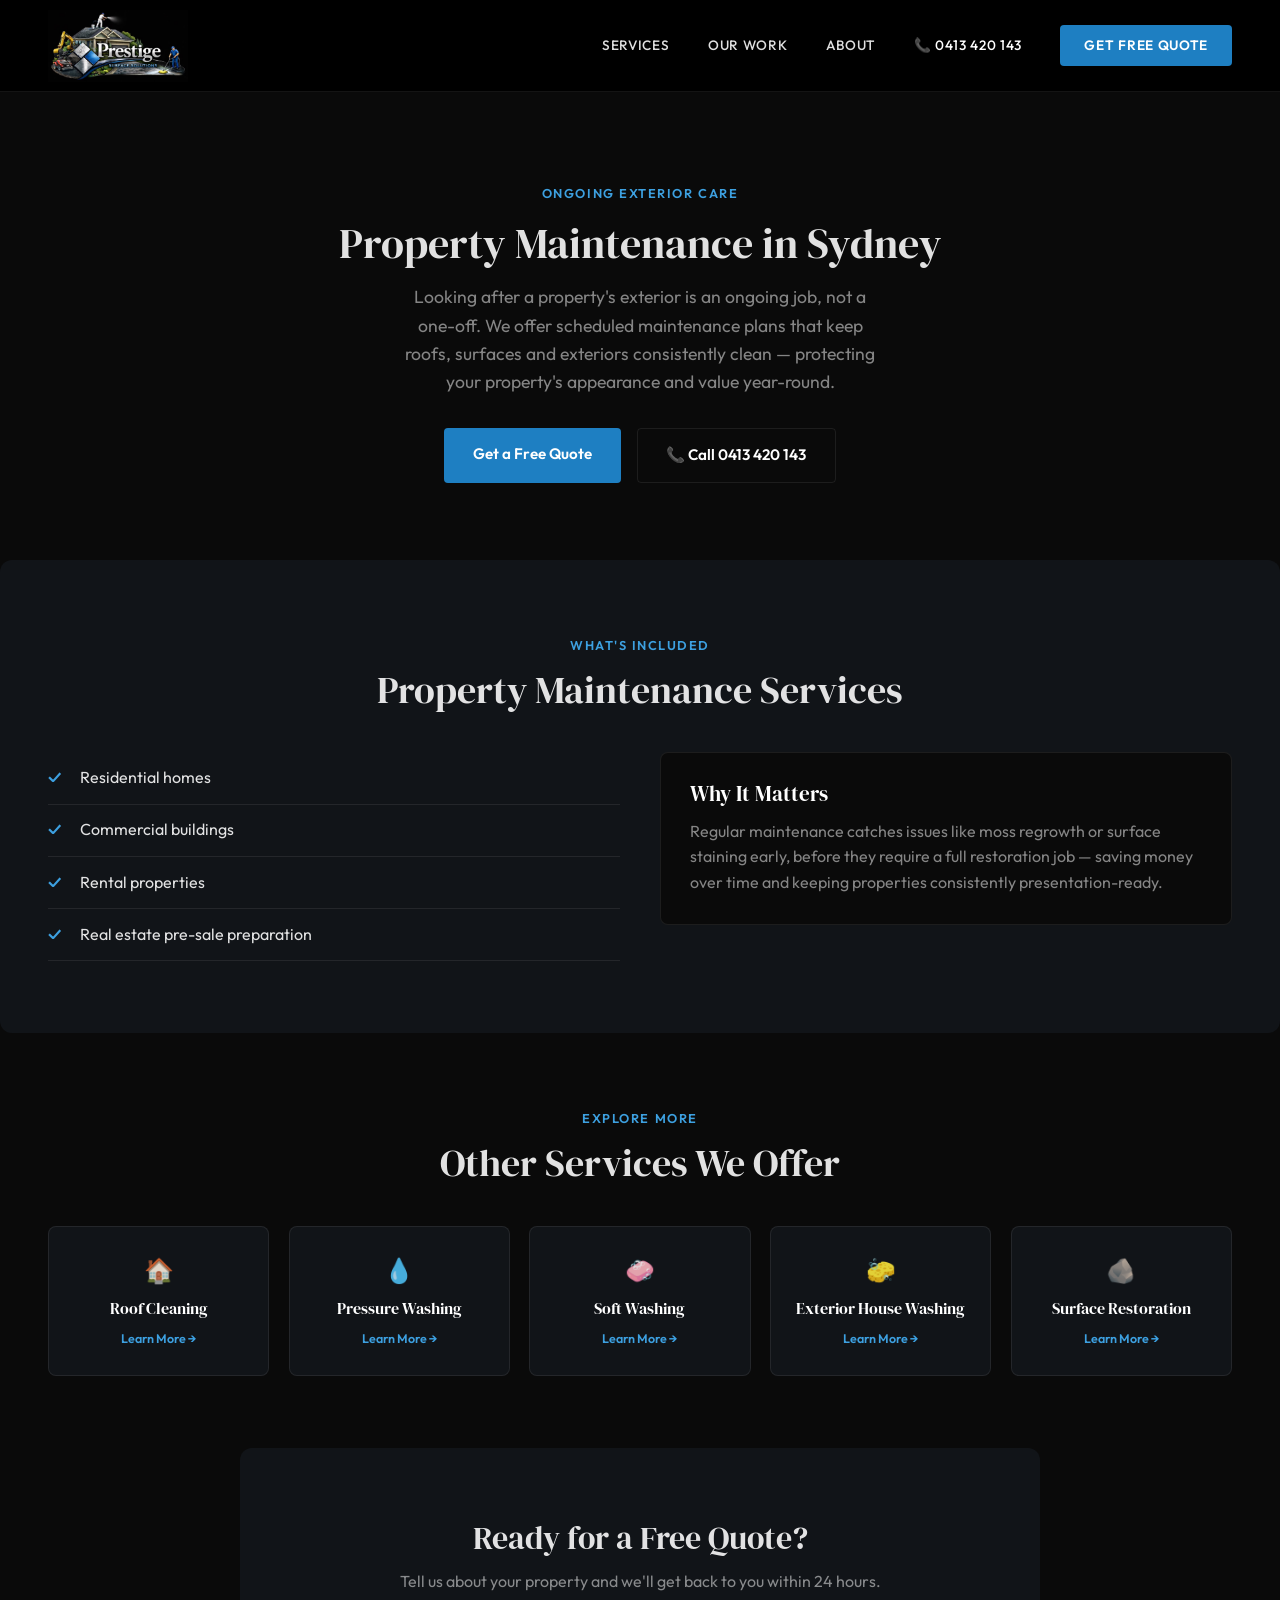
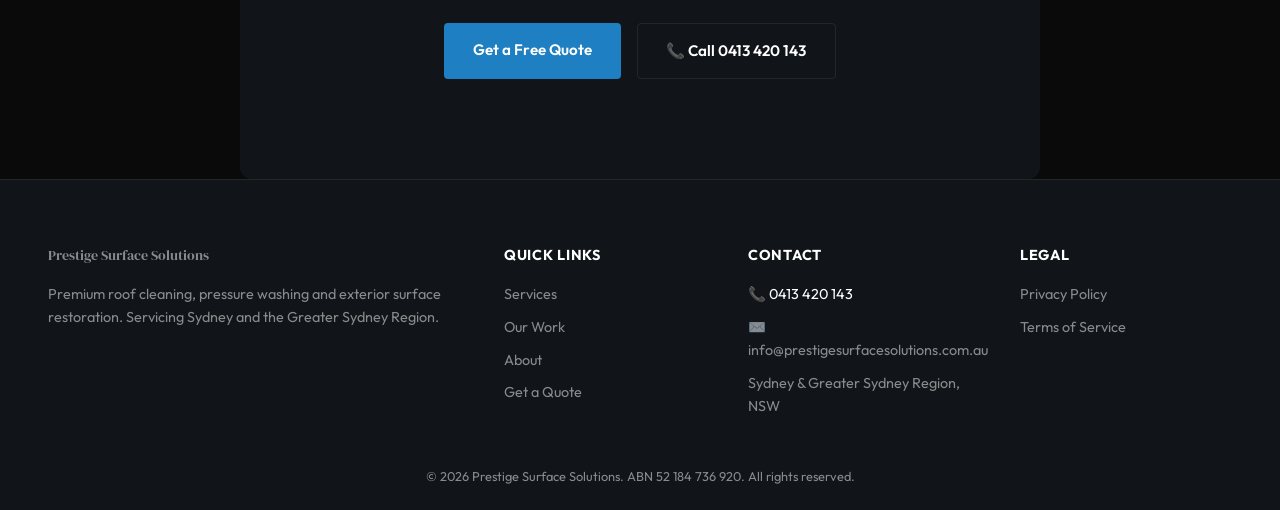
<file: services/property-maintenance.html>
<!DOCTYPE html>
<html lang="en-AU">
<head>
<meta charset="UTF-8">
<meta name="viewport" content="width=device-width, initial-scale=1.0">
<title>Property Maintenance Sydney | Prestige Surface Solutions</title>
<meta name="description" content="Ongoing exterior property maintenance in Sydney for homes, rentals, commercial and pre-sale properties. Free quotes.">
<link rel="canonical" href="https://www.prestigesurfacesolutions.com.au/services/property-maintenance.html">
<link rel="preconnect" href="https://fonts.googleapis.com">
<link href="https://fonts.googleapis.com/css2?family=DM+Serif+Display&family=Outfit:wght@400;500;600;700&display=swap" rel="stylesheet">
<link rel="stylesheet" href="../style.css">

<!-- Google Ads gtag.js — PLACEHOLDER ID, replace before launch -->
<script async src="https://www.googletagmanager.com/gtag/js?id=AW-XXXXXXXXX"></script>
<script>
  window.dataLayer = window.dataLayer || [];
  function gtag(){dataLayer.push(arguments);}
  gtag('js', new Date());
  gtag('config', 'AW-XXXXXXXXX');
</script>

<script type="application/ld+json">
{
  "@context": "https://schema.org",
  "@type": "Service",
  "name": "Property Maintenance",
  "provider": {
    "@type": "LocalBusiness",
    "name": "Prestige Surface Solutions",
    "telephone": "+61413420143",
    "address": {
      "@type": "PostalAddress",
      "addressLocality": "Sydney",
      "addressRegion": "NSW",
      "addressCountry": "AU"
    }
  },
  "areaServed": "Greater Sydney Region, NSW",
  "description": "Ongoing exterior property maintenance in Sydney for homes, rentals, commercial and pre-sale properties. Free quotes."
}
</script>
</head>
<body>

<!-- ============ NAV ============ -->
<nav>
  <div class="logo-group">
    <a href="../index.html"><img src="../images/logo.jpg" alt="Prestige Surface Solutions" class="logo-img"></a>
  </div>
  <div class="nav-links">
    <a href="../index.html#services">Services</a>
    <a href="../index.html#gallery">Our Work</a>
    <a href="../index.html#about">About</a>
    <a href="tel:+61413420143" class="nav-phone">📞 0413 420 143</a>
    <a href="../index.html#quote" class="nav-cta">Get Free Quote</a>
  </div>
  <a href="tel:+61413420143" class="mobile-phone-btn">📞 0413 420 143</a>
</nav>

<!-- ============ SERVICE HERO ============ -->
<section class="service-hero">
  <div class="service-hero-content fade-in">
    <span class="hero-eyebrow">Ongoing Exterior Care</span>
    <h1>Property Maintenance in Sydney</h1>
    <p class="hero-sub">Looking after a property's exterior is an ongoing job, not a one-off. We offer scheduled maintenance plans that keep roofs, surfaces and exteriors consistently clean — protecting your property's appearance and value year-round.</p>
    <div class="hero-ctas">
      <a href="../index.html#quote" class="btn-primary">Get a Free Quote</a>
      <a href="tel:+61413420143" class="btn-secondary">📞 Call 0413 420 143</a>
    </div>
  </div>
</section>

<!-- ============ WHAT'S INCLUDED ============ -->
<section class="service-details">
  <div class="section-header fade-in">
    <span class="section-label">What's Included</span>
    <h2>Property Maintenance Services</h2>
  </div>
  <div class="includes-grid fade-in">
    <ul class="includes-list">
      <li>Residential homes</li>
      <li>Commercial buildings</li>
      <li>Rental properties</li>
      <li>Real estate pre-sale preparation</li>
    </ul>
    <div class="why-box">
      <h3>Why It Matters</h3>
      <p>Regular maintenance catches issues like moss regrowth or surface staining early, before they require a full restoration job — saving money over time and keeping properties consistently presentation-ready.</p>
    </div>
  </div>
</section>

<!-- ============ OTHER SERVICES ============ -->
<section class="related-services">
  <div class="section-header fade-in">
    <span class="section-label">Explore More</span>
    <h2>Other Services We Offer</h2>
  </div>
  <div class="related-grid">
    <a href="roof-cleaning.html" class="related-card fade-in">
      <div class="service-icon">🏠</div>
      <h3>Roof Cleaning</h3>
      <span class="service-link">Learn More →</span>
    </a>
    <a href="pressure-washing.html" class="related-card fade-in">
      <div class="service-icon">💧</div>
      <h3>Pressure Washing</h3>
      <span class="service-link">Learn More →</span>
    </a>
    <a href="soft-washing.html" class="related-card fade-in">
      <div class="service-icon">🧼</div>
      <h3>Soft Washing</h3>
      <span class="service-link">Learn More →</span>
    </a>
    <a href="exterior-house-washing.html" class="related-card fade-in">
      <div class="service-icon">🧽</div>
      <h3>Exterior House Washing</h3>
      <span class="service-link">Learn More →</span>
    </a>
    <a href="surface-restoration.html" class="related-card fade-in">
      <div class="service-icon">🪨</div>
      <h3>Surface Restoration</h3>
      <span class="service-link">Learn More →</span>
    </a>
  </div>
</section>

<!-- ============ CTA ============ -->
<section class="service-cta">
  <div class="service-cta-inner fade-in">
    <h2>Ready for a Free Quote?</h2>
    <p>Tell us about your property and we'll get back to you within 24 hours.</p>
    <div class="hero-ctas" style="justify-content:center;">
      <a href="../index.html#quote" class="btn-primary">Get a Free Quote</a>
      <a href="tel:+61413420143" class="btn-secondary">📞 Call 0413 420 143</a>
    </div>
  </div>
</section>

<!-- ============ FOOTER ============ -->
<footer>
  <div class="footer-inner">
    <div class="footer-col">
      <p class="footer-brand">Prestige Surface Solutions</p>
      <p>Premium roof cleaning, pressure washing and exterior surface restoration. Servicing Sydney and the Greater Sydney Region.</p>
    </div>
    <div class="footer-col">
      <h4>Quick Links</h4>
      <a href="../index.html#services">Services</a>
      <a href="../index.html#gallery">Our Work</a>
      <a href="../index.html#about">About</a>
      <a href="../index.html#quote">Get a Quote</a>
    </div>
    <div class="footer-col">
      <h4>Contact</h4>
      <a href="tel:+61413420143">📞 0413 420 143</a>
      <a href="mailto:info@prestigesurfacesolutions.com.au">✉️ info@prestigesurfacesolutions.com.au</a>
      <p>Sydney &amp; Greater Sydney Region, NSW</p>
    </div>
    <div class="footer-col">
      <h4>Legal</h4>
      <a href="../privacy.html">Privacy Policy</a>
      <a href="../terms.html">Terms of Service</a>
    </div>
  </div>
  <div class="footer-bottom">
    <p>&copy; 2026 Prestige Surface Solutions. ABN 52 184 736 920. All rights reserved.</p>
  </div>
</footer>

<script src="../script.js"></script>
</body>
</html>
</file>
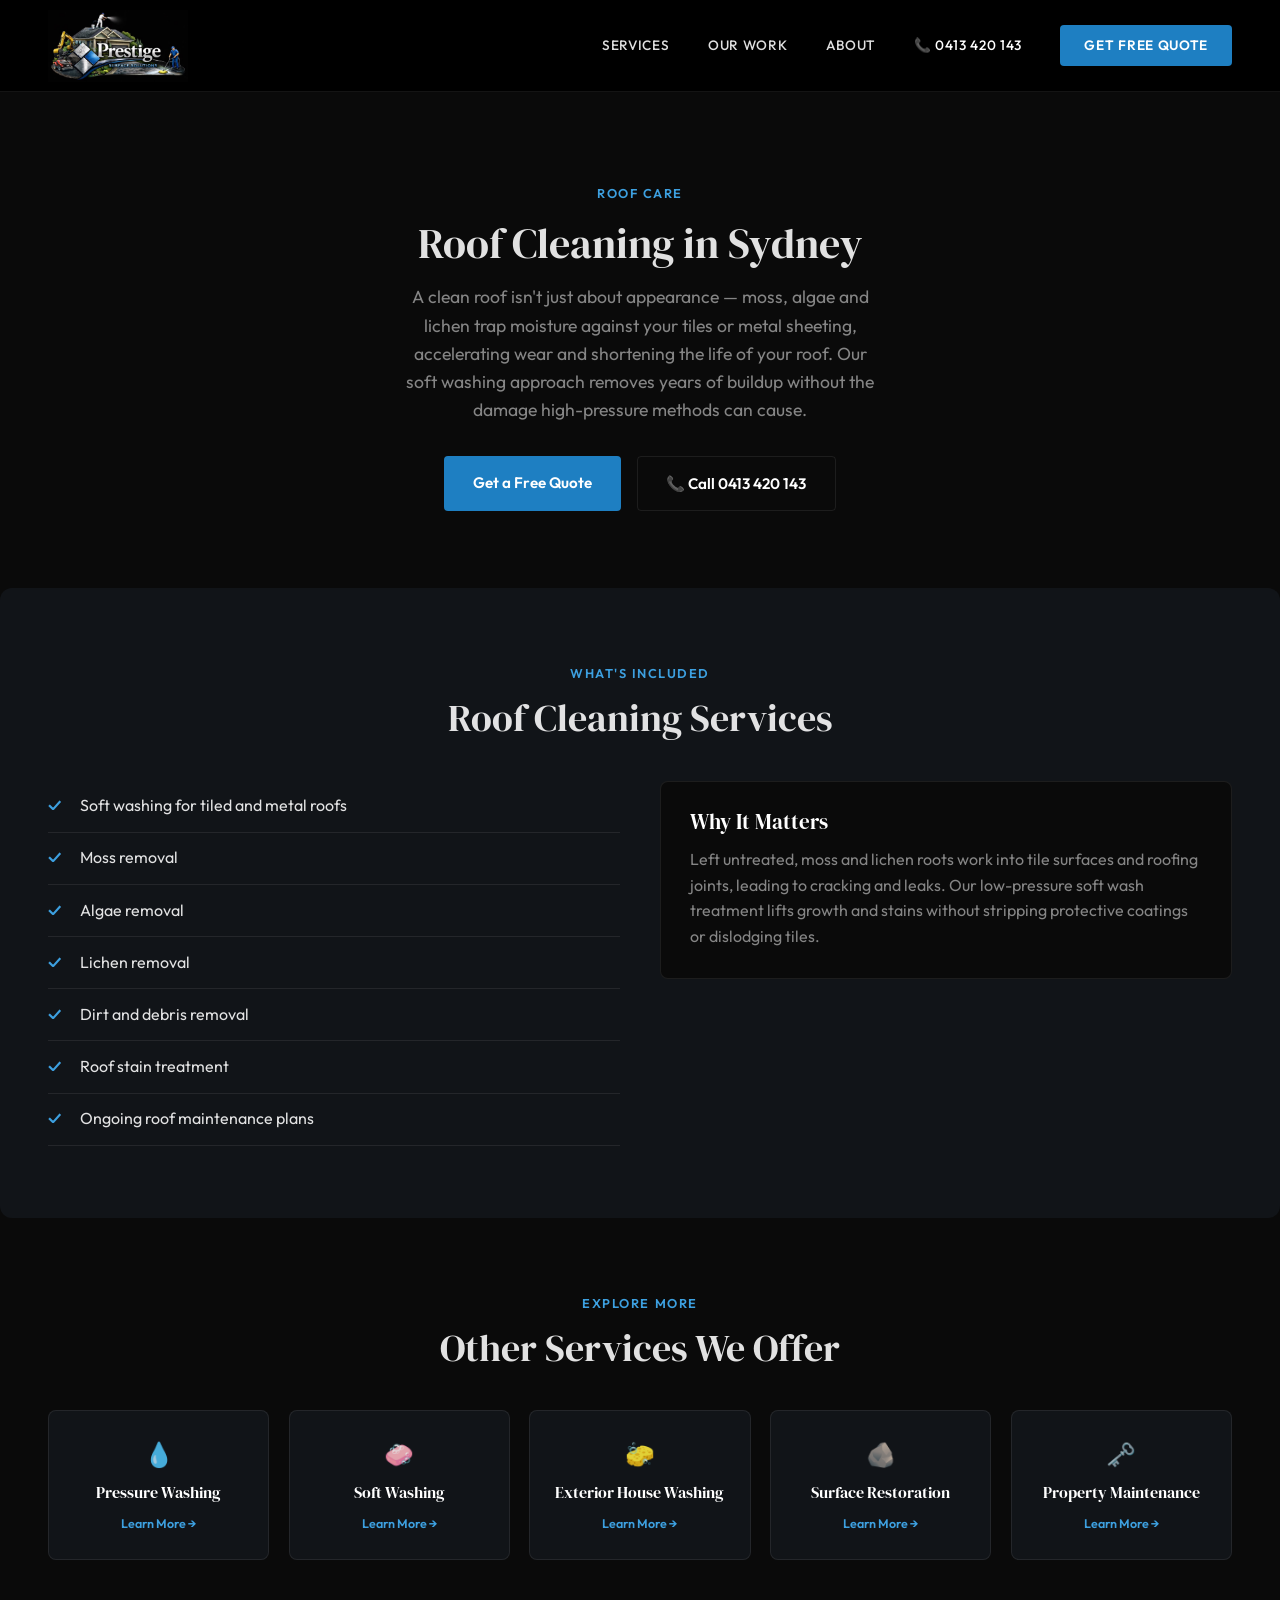
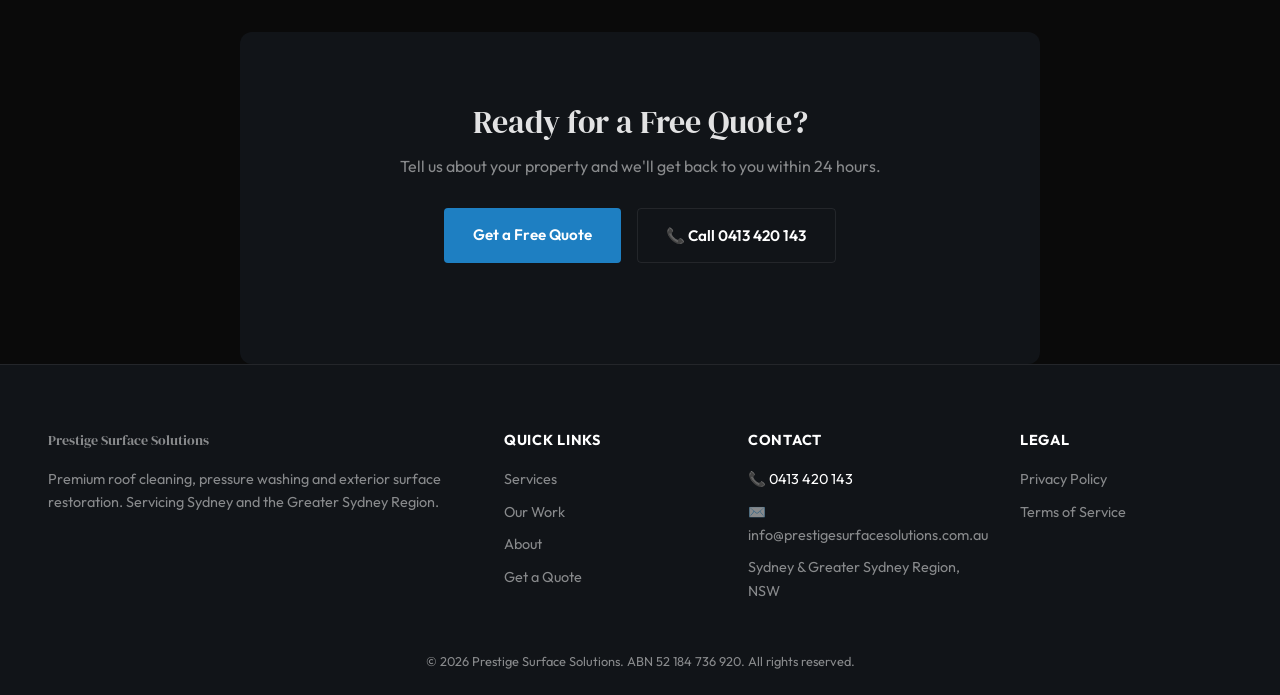
<file: services/roof-cleaning.html>
<!DOCTYPE html>
<html lang="en-AU">
<head>
<meta charset="UTF-8">
<meta name="viewport" content="width=device-width, initial-scale=1.0">
<title>Roof Cleaning Sydney | Prestige Surface Solutions</title>
<meta name="description" content="Professional roof cleaning in Sydney — soft washing, moss, algae and lichen removal. Fully insured. Free quotes.">
<link rel="canonical" href="https://www.prestigesurfacesolutions.com.au/services/roof-cleaning.html">
<link rel="preconnect" href="https://fonts.googleapis.com">
<link href="https://fonts.googleapis.com/css2?family=DM+Serif+Display&family=Outfit:wght@400;500;600;700&display=swap" rel="stylesheet">
<link rel="stylesheet" href="../style.css">

<!-- Google Ads gtag.js — PLACEHOLDER ID, replace before launch -->
<script async src="https://www.googletagmanager.com/gtag/js?id=AW-XXXXXXXXX"></script>
<script>
  window.dataLayer = window.dataLayer || [];
  function gtag(){dataLayer.push(arguments);}
  gtag('js', new Date());
  gtag('config', 'AW-XXXXXXXXX');
</script>

<script type="application/ld+json">
{
  "@context": "https://schema.org",
  "@type": "Service",
  "name": "Roof Cleaning",
  "provider": {
    "@type": "LocalBusiness",
    "name": "Prestige Surface Solutions",
    "telephone": "+61413420143",
    "address": {
      "@type": "PostalAddress",
      "addressLocality": "Sydney",
      "addressRegion": "NSW",
      "addressCountry": "AU"
    }
  },
  "areaServed": "Greater Sydney Region, NSW",
  "description": "Professional roof cleaning in Sydney — soft washing, moss, algae and lichen removal. Fully insured. Free quotes."
}
</script>
</head>
<body>

<!-- ============ NAV ============ -->
<nav>
  <div class="logo-group">
    <a href="../index.html"><img src="../images/logo.jpg" alt="Prestige Surface Solutions" class="logo-img"></a>
  </div>
  <div class="nav-links">
    <a href="../index.html#services">Services</a>
    <a href="../index.html#gallery">Our Work</a>
    <a href="../index.html#about">About</a>
    <a href="tel:+61413420143" class="nav-phone">📞 0413 420 143</a>
    <a href="../index.html#quote" class="nav-cta">Get Free Quote</a>
  </div>
  <a href="tel:+61413420143" class="mobile-phone-btn">📞 0413 420 143</a>
</nav>

<!-- ============ SERVICE HERO ============ -->
<section class="service-hero">
  <div class="service-hero-content fade-in">
    <span class="hero-eyebrow">Roof Care</span>
    <h1>Roof Cleaning in Sydney</h1>
    <p class="hero-sub">A clean roof isn't just about appearance — moss, algae and lichen trap moisture against your tiles or metal sheeting, accelerating wear and shortening the life of your roof. Our soft washing approach removes years of buildup without the damage high-pressure methods can cause.</p>
    <div class="hero-ctas">
      <a href="../index.html#quote" class="btn-primary">Get a Free Quote</a>
      <a href="tel:+61413420143" class="btn-secondary">📞 Call 0413 420 143</a>
    </div>
  </div>
</section>

<!-- ============ WHAT'S INCLUDED ============ -->
<section class="service-details">
  <div class="section-header fade-in">
    <span class="section-label">What's Included</span>
    <h2>Roof Cleaning Services</h2>
  </div>
  <div class="includes-grid fade-in">
    <ul class="includes-list">
      <li>Soft washing for tiled and metal roofs</li>
      <li>Moss removal</li>
      <li>Algae removal</li>
      <li>Lichen removal</li>
      <li>Dirt and debris removal</li>
      <li>Roof stain treatment</li>
      <li>Ongoing roof maintenance plans</li>
    </ul>
    <div class="why-box">
      <h3>Why It Matters</h3>
      <p>Left untreated, moss and lichen roots work into tile surfaces and roofing joints, leading to cracking and leaks. Our low-pressure soft wash treatment lifts growth and stains without stripping protective coatings or dislodging tiles.</p>
    </div>
  </div>
</section>

<!-- ============ OTHER SERVICES ============ -->
<section class="related-services">
  <div class="section-header fade-in">
    <span class="section-label">Explore More</span>
    <h2>Other Services We Offer</h2>
  </div>
  <div class="related-grid">
    <a href="pressure-washing.html" class="related-card fade-in">
      <div class="service-icon">💧</div>
      <h3>Pressure Washing</h3>
      <span class="service-link">Learn More →</span>
    </a>
    <a href="soft-washing.html" class="related-card fade-in">
      <div class="service-icon">🧼</div>
      <h3>Soft Washing</h3>
      <span class="service-link">Learn More →</span>
    </a>
    <a href="exterior-house-washing.html" class="related-card fade-in">
      <div class="service-icon">🧽</div>
      <h3>Exterior House Washing</h3>
      <span class="service-link">Learn More →</span>
    </a>
    <a href="surface-restoration.html" class="related-card fade-in">
      <div class="service-icon">🪨</div>
      <h3>Surface Restoration</h3>
      <span class="service-link">Learn More →</span>
    </a>
    <a href="property-maintenance.html" class="related-card fade-in">
      <div class="service-icon">🗝️</div>
      <h3>Property Maintenance</h3>
      <span class="service-link">Learn More →</span>
    </a>
  </div>
</section>

<!-- ============ CTA ============ -->
<section class="service-cta">
  <div class="service-cta-inner fade-in">
    <h2>Ready for a Free Quote?</h2>
    <p>Tell us about your property and we'll get back to you within 24 hours.</p>
    <div class="hero-ctas" style="justify-content:center;">
      <a href="../index.html#quote" class="btn-primary">Get a Free Quote</a>
      <a href="tel:+61413420143" class="btn-secondary">📞 Call 0413 420 143</a>
    </div>
  </div>
</section>

<!-- ============ FOOTER ============ -->
<footer>
  <div class="footer-inner">
    <div class="footer-col">
      <p class="footer-brand">Prestige Surface Solutions</p>
      <p>Premium roof cleaning, pressure washing and exterior surface restoration. Servicing Sydney and the Greater Sydney Region.</p>
    </div>
    <div class="footer-col">
      <h4>Quick Links</h4>
      <a href="../index.html#services">Services</a>
      <a href="../index.html#gallery">Our Work</a>
      <a href="../index.html#about">About</a>
      <a href="../index.html#quote">Get a Quote</a>
    </div>
    <div class="footer-col">
      <h4>Contact</h4>
      <a href="tel:+61413420143">📞 0413 420 143</a>
      <a href="mailto:info@prestigesurfacesolutions.com.au">✉️ info@prestigesurfacesolutions.com.au</a>
      <p>Sydney &amp; Greater Sydney Region, NSW</p>
    </div>
    <div class="footer-col">
      <h4>Legal</h4>
      <a href="../privacy.html">Privacy Policy</a>
      <a href="../terms.html">Terms of Service</a>
    </div>
  </div>
  <div class="footer-bottom">
    <p>&copy; 2026 Prestige Surface Solutions. ABN 52 184 736 920. All rights reserved.</p>
  </div>
</footer>

<script src="../script.js"></script>
</body>
</html>
</file>
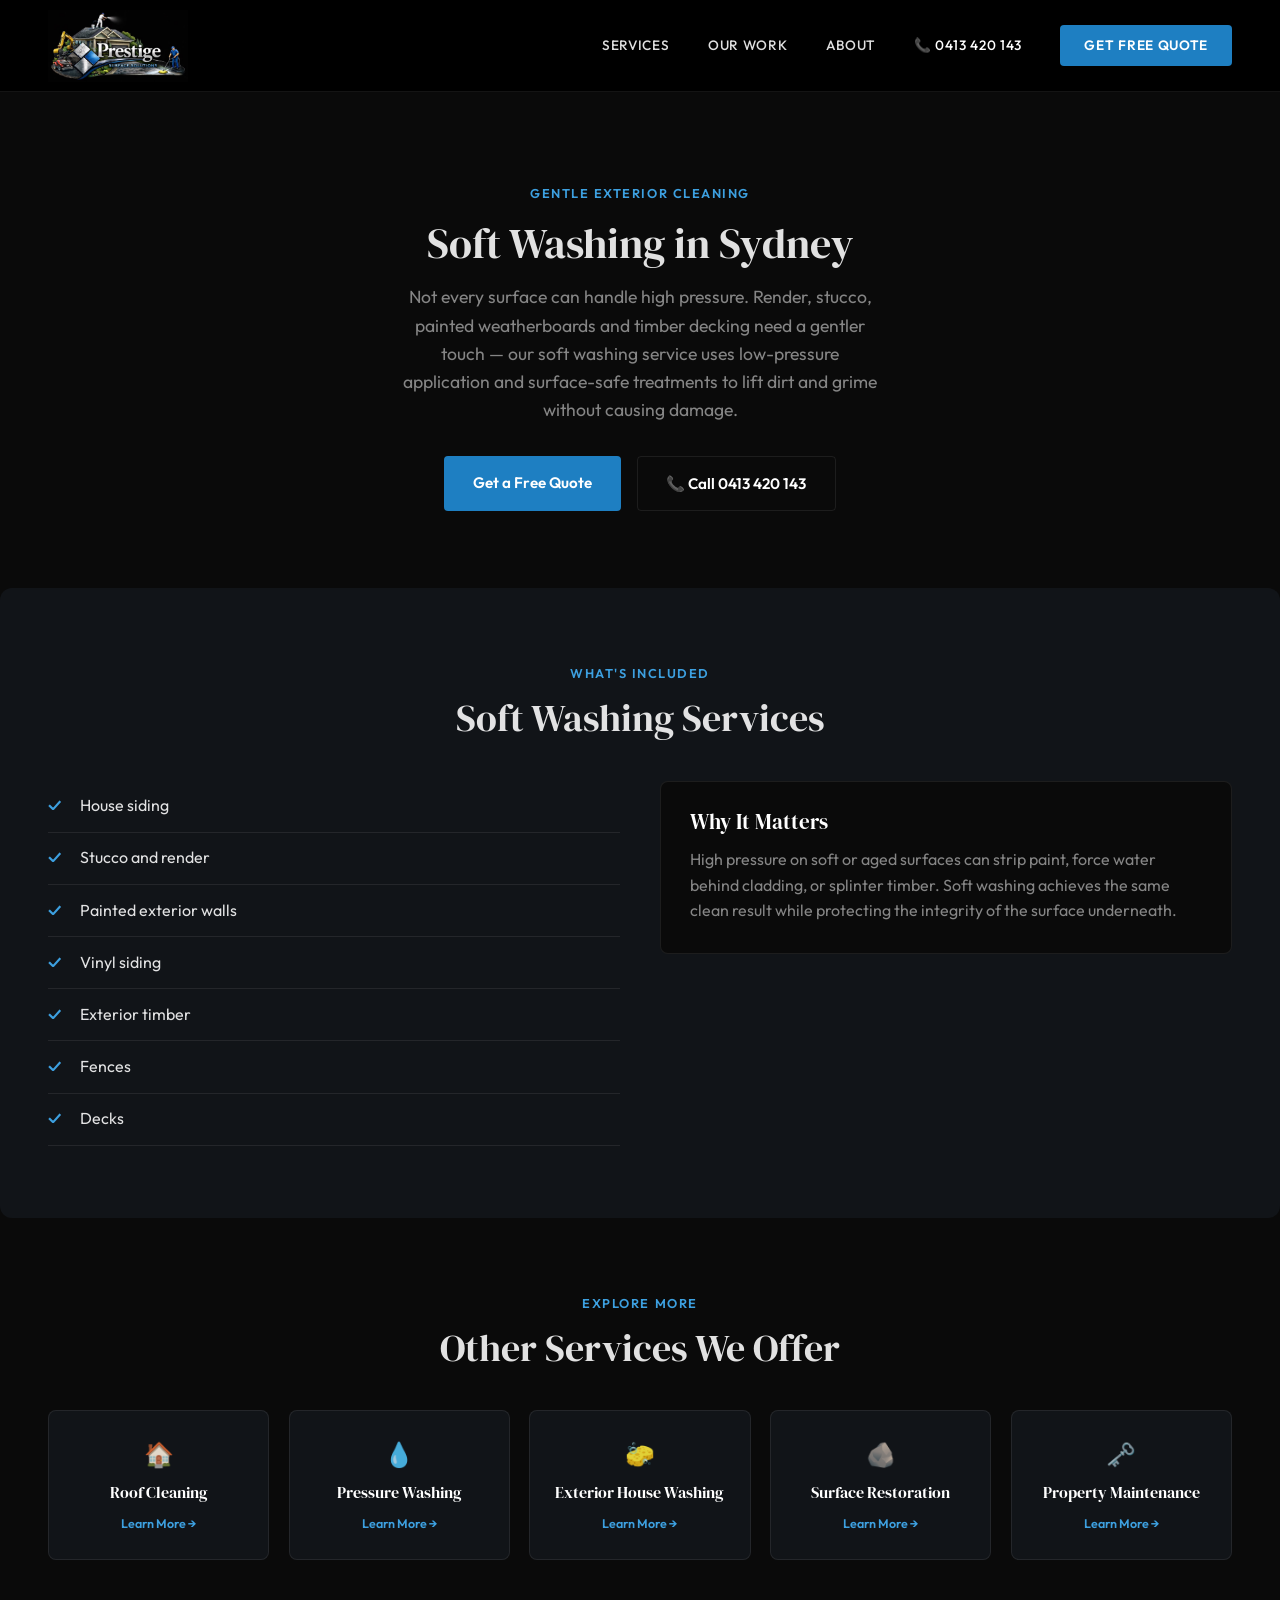
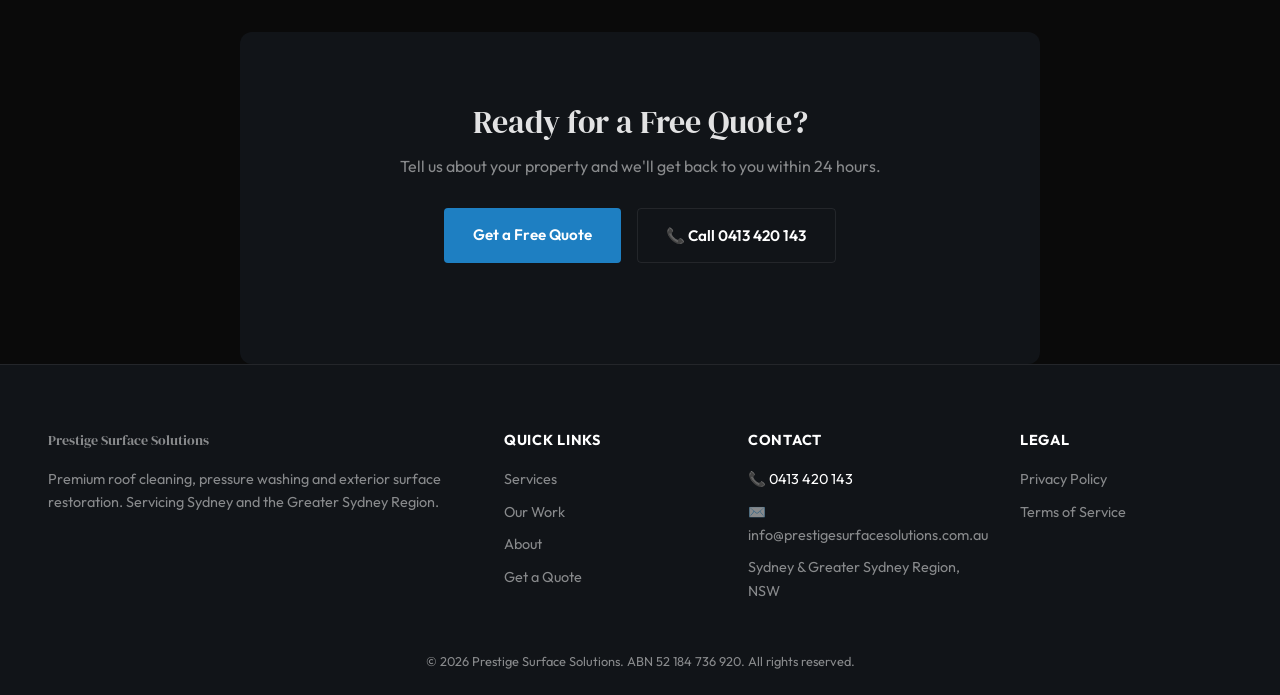
<file: services/soft-washing.html>
<!DOCTYPE html>
<html lang="en-AU">
<head>
<meta charset="UTF-8">
<meta name="viewport" content="width=device-width, initial-scale=1.0">
<title>Soft Washing Sydney | Prestige Surface Solutions</title>
<meta name="description" content="Soft washing for siding, render, timber, fences and decks in Sydney. Safe, low-pressure cleaning. Free quotes.">
<link rel="canonical" href="https://www.prestigesurfacesolutions.com.au/services/soft-washing.html">
<link rel="preconnect" href="https://fonts.googleapis.com">
<link href="https://fonts.googleapis.com/css2?family=DM+Serif+Display&family=Outfit:wght@400;500;600;700&display=swap" rel="stylesheet">
<link rel="stylesheet" href="../style.css">

<!-- Google Ads gtag.js — PLACEHOLDER ID, replace before launch -->
<script async src="https://www.googletagmanager.com/gtag/js?id=AW-XXXXXXXXX"></script>
<script>
  window.dataLayer = window.dataLayer || [];
  function gtag(){dataLayer.push(arguments);}
  gtag('js', new Date());
  gtag('config', 'AW-XXXXXXXXX');
</script>

<script type="application/ld+json">
{
  "@context": "https://schema.org",
  "@type": "Service",
  "name": "Soft Washing",
  "provider": {
    "@type": "LocalBusiness",
    "name": "Prestige Surface Solutions",
    "telephone": "+61413420143",
    "address": {
      "@type": "PostalAddress",
      "addressLocality": "Sydney",
      "addressRegion": "NSW",
      "addressCountry": "AU"
    }
  },
  "areaServed": "Greater Sydney Region, NSW",
  "description": "Soft washing for siding, render, timber, fences and decks in Sydney. Safe, low-pressure cleaning. Free quotes."
}
</script>
</head>
<body>

<!-- ============ NAV ============ -->
<nav>
  <div class="logo-group">
    <a href="../index.html"><img src="../images/logo.jpg" alt="Prestige Surface Solutions" class="logo-img"></a>
  </div>
  <div class="nav-links">
    <a href="../index.html#services">Services</a>
    <a href="../index.html#gallery">Our Work</a>
    <a href="../index.html#about">About</a>
    <a href="tel:+61413420143" class="nav-phone">📞 0413 420 143</a>
    <a href="../index.html#quote" class="nav-cta">Get Free Quote</a>
  </div>
  <a href="tel:+61413420143" class="mobile-phone-btn">📞 0413 420 143</a>
</nav>

<!-- ============ SERVICE HERO ============ -->
<section class="service-hero">
  <div class="service-hero-content fade-in">
    <span class="hero-eyebrow">Gentle Exterior Cleaning</span>
    <h1>Soft Washing in Sydney</h1>
    <p class="hero-sub">Not every surface can handle high pressure. Render, stucco, painted weatherboards and timber decking need a gentler touch — our soft washing service uses low-pressure application and surface-safe treatments to lift dirt and grime without causing damage.</p>
    <div class="hero-ctas">
      <a href="../index.html#quote" class="btn-primary">Get a Free Quote</a>
      <a href="tel:+61413420143" class="btn-secondary">📞 Call 0413 420 143</a>
    </div>
  </div>
</section>

<!-- ============ WHAT'S INCLUDED ============ -->
<section class="service-details">
  <div class="section-header fade-in">
    <span class="section-label">What's Included</span>
    <h2>Soft Washing Services</h2>
  </div>
  <div class="includes-grid fade-in">
    <ul class="includes-list">
      <li>House siding</li>
      <li>Stucco and render</li>
      <li>Painted exterior walls</li>
      <li>Vinyl siding</li>
      <li>Exterior timber</li>
      <li>Fences</li>
      <li>Decks</li>
    </ul>
    <div class="why-box">
      <h3>Why It Matters</h3>
      <p>High pressure on soft or aged surfaces can strip paint, force water behind cladding, or splinter timber. Soft washing achieves the same clean result while protecting the integrity of the surface underneath.</p>
    </div>
  </div>
</section>

<!-- ============ OTHER SERVICES ============ -->
<section class="related-services">
  <div class="section-header fade-in">
    <span class="section-label">Explore More</span>
    <h2>Other Services We Offer</h2>
  </div>
  <div class="related-grid">
    <a href="roof-cleaning.html" class="related-card fade-in">
      <div class="service-icon">🏠</div>
      <h3>Roof Cleaning</h3>
      <span class="service-link">Learn More →</span>
    </a>
    <a href="pressure-washing.html" class="related-card fade-in">
      <div class="service-icon">💧</div>
      <h3>Pressure Washing</h3>
      <span class="service-link">Learn More →</span>
    </a>
    <a href="exterior-house-washing.html" class="related-card fade-in">
      <div class="service-icon">🧽</div>
      <h3>Exterior House Washing</h3>
      <span class="service-link">Learn More →</span>
    </a>
    <a href="surface-restoration.html" class="related-card fade-in">
      <div class="service-icon">🪨</div>
      <h3>Surface Restoration</h3>
      <span class="service-link">Learn More →</span>
    </a>
    <a href="property-maintenance.html" class="related-card fade-in">
      <div class="service-icon">🗝️</div>
      <h3>Property Maintenance</h3>
      <span class="service-link">Learn More →</span>
    </a>
  </div>
</section>

<!-- ============ CTA ============ -->
<section class="service-cta">
  <div class="service-cta-inner fade-in">
    <h2>Ready for a Free Quote?</h2>
    <p>Tell us about your property and we'll get back to you within 24 hours.</p>
    <div class="hero-ctas" style="justify-content:center;">
      <a href="../index.html#quote" class="btn-primary">Get a Free Quote</a>
      <a href="tel:+61413420143" class="btn-secondary">📞 Call 0413 420 143</a>
    </div>
  </div>
</section>

<!-- ============ FOOTER ============ -->
<footer>
  <div class="footer-inner">
    <div class="footer-col">
      <p class="footer-brand">Prestige Surface Solutions</p>
      <p>Premium roof cleaning, pressure washing and exterior surface restoration. Servicing Sydney and the Greater Sydney Region.</p>
    </div>
    <div class="footer-col">
      <h4>Quick Links</h4>
      <a href="../index.html#services">Services</a>
      <a href="../index.html#gallery">Our Work</a>
      <a href="../index.html#about">About</a>
      <a href="../index.html#quote">Get a Quote</a>
    </div>
    <div class="footer-col">
      <h4>Contact</h4>
      <a href="tel:+61413420143">📞 0413 420 143</a>
      <a href="mailto:info@prestigesurfacesolutions.com.au">✉️ info@prestigesurfacesolutions.com.au</a>
      <p>Sydney &amp; Greater Sydney Region, NSW</p>
    </div>
    <div class="footer-col">
      <h4>Legal</h4>
      <a href="../privacy.html">Privacy Policy</a>
      <a href="../terms.html">Terms of Service</a>
    </div>
  </div>
  <div class="footer-bottom">
    <p>&copy; 2026 Prestige Surface Solutions. ABN 52 184 736 920. All rights reserved.</p>
  </div>
</footer>

<script src="../script.js"></script>
</body>
</html>
</file>
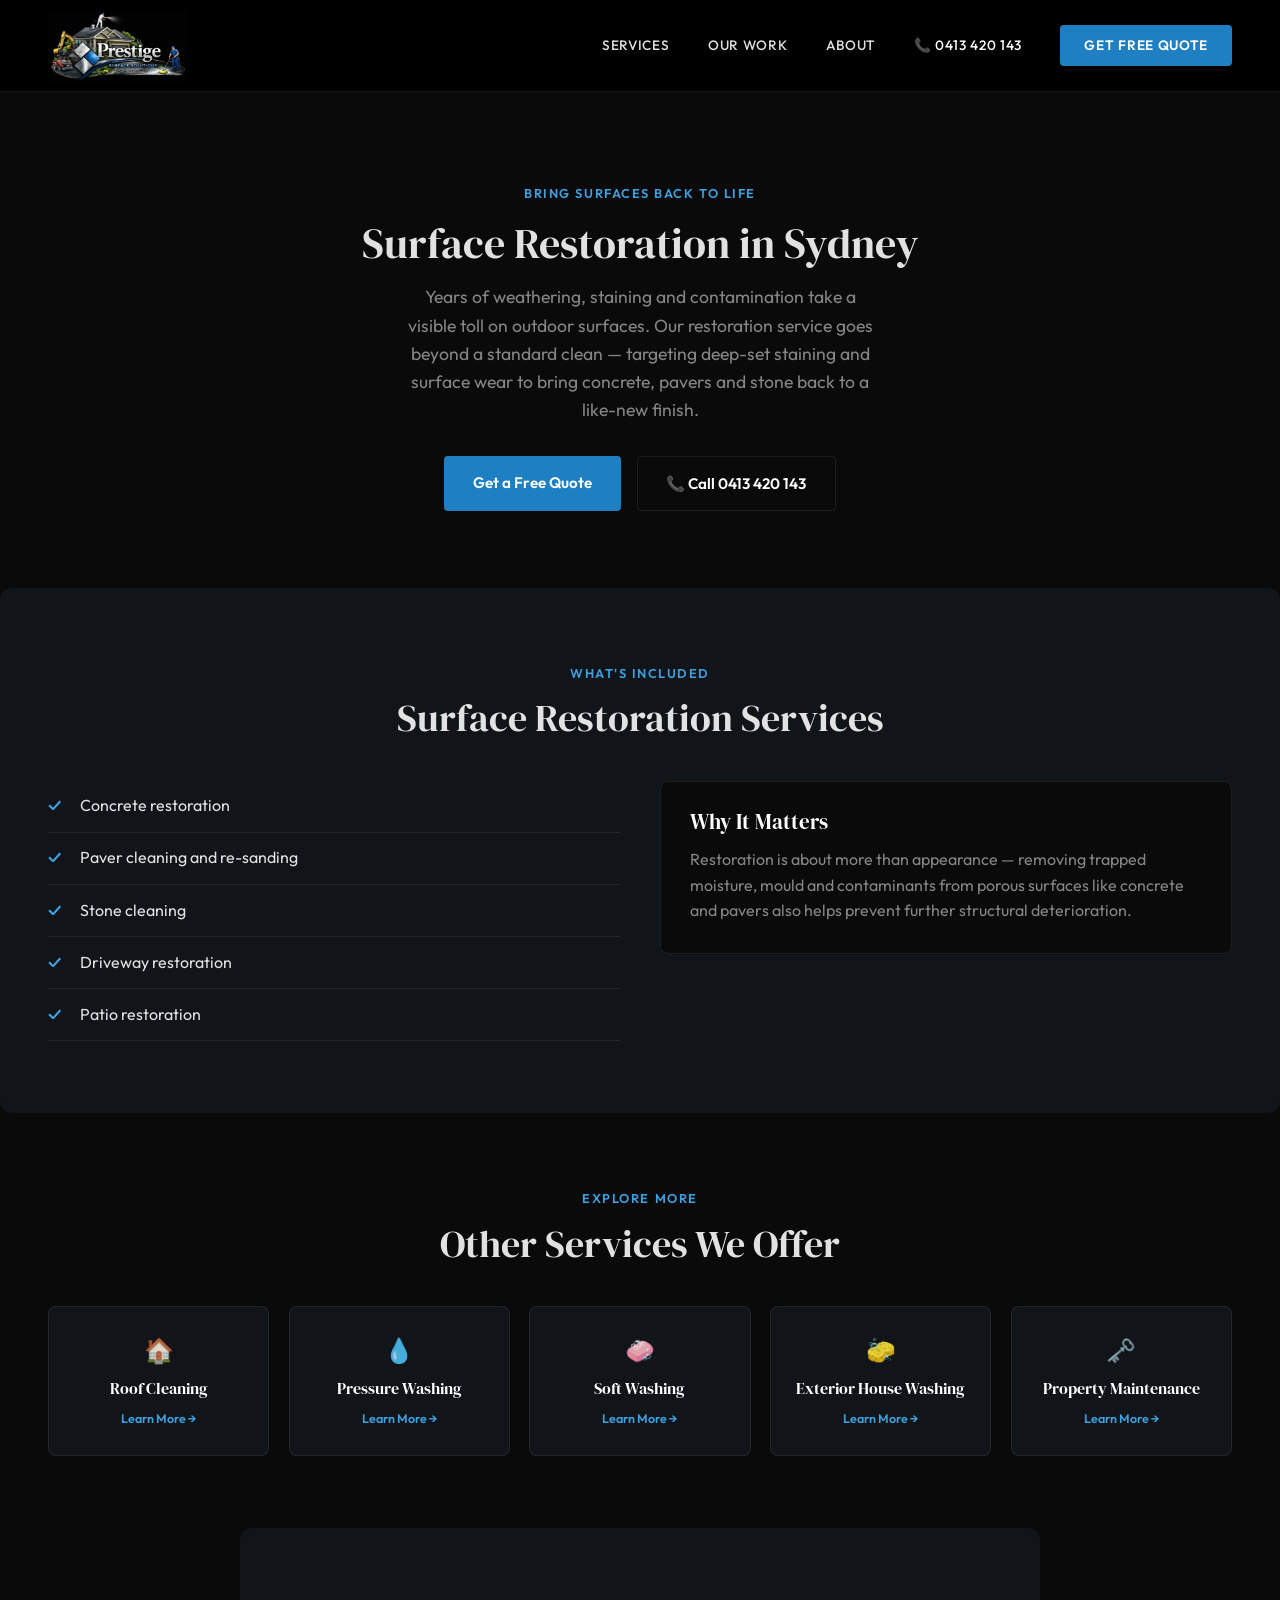
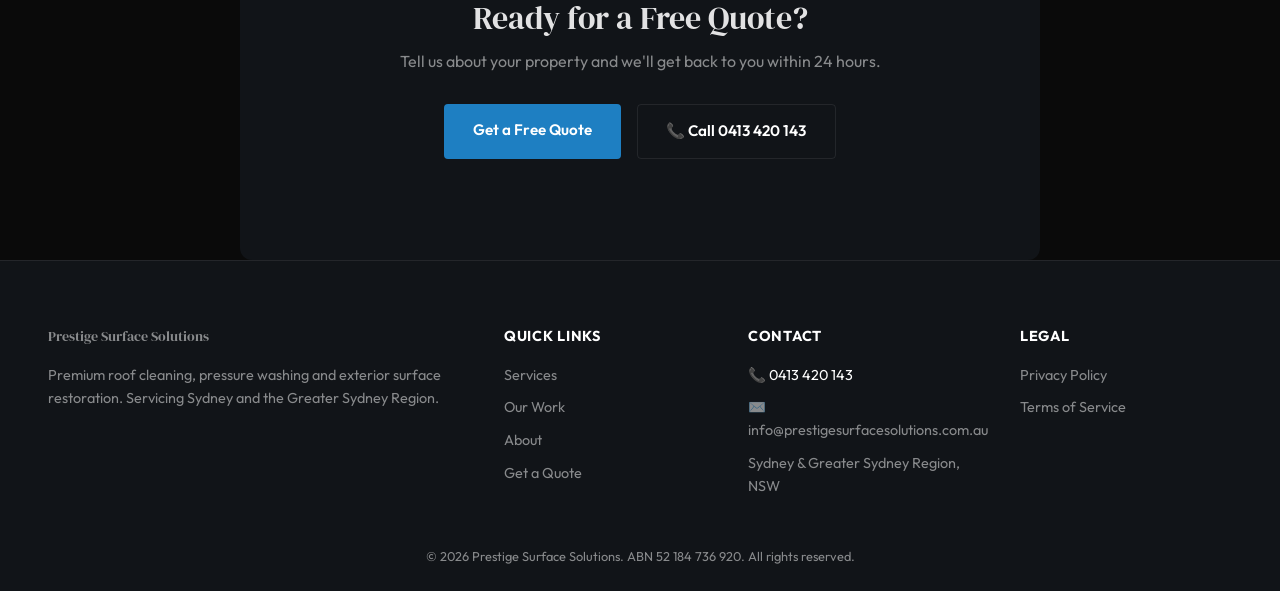
<file: services/surface-restoration.html>
<!DOCTYPE html>
<html lang="en-AU">
<head>
<meta charset="UTF-8">
<meta name="viewport" content="width=device-width, initial-scale=1.0">
<title>Surface Restoration Sydney | Prestige Surface Solutions</title>
<meta name="description" content="Concrete, paver and stone surface restoration in Sydney. Restore driveways and patios. Free quotes.">
<link rel="canonical" href="https://www.prestigesurfacesolutions.com.au/services/surface-restoration.html">
<link rel="preconnect" href="https://fonts.googleapis.com">
<link href="https://fonts.googleapis.com/css2?family=DM+Serif+Display&family=Outfit:wght@400;500;600;700&display=swap" rel="stylesheet">
<link rel="stylesheet" href="../style.css">

<!-- Google Ads gtag.js — PLACEHOLDER ID, replace before launch -->
<script async src="https://www.googletagmanager.com/gtag/js?id=AW-XXXXXXXXX"></script>
<script>
  window.dataLayer = window.dataLayer || [];
  function gtag(){dataLayer.push(arguments);}
  gtag('js', new Date());
  gtag('config', 'AW-XXXXXXXXX');
</script>

<script type="application/ld+json">
{
  "@context": "https://schema.org",
  "@type": "Service",
  "name": "Surface Restoration",
  "provider": {
    "@type": "LocalBusiness",
    "name": "Prestige Surface Solutions",
    "telephone": "+61413420143",
    "address": {
      "@type": "PostalAddress",
      "addressLocality": "Sydney",
      "addressRegion": "NSW",
      "addressCountry": "AU"
    }
  },
  "areaServed": "Greater Sydney Region, NSW",
  "description": "Concrete, paver and stone surface restoration in Sydney. Restore driveways and patios. Free quotes."
}
</script>
</head>
<body>

<!-- ============ NAV ============ -->
<nav>
  <div class="logo-group">
    <a href="../index.html"><img src="../images/logo.jpg" alt="Prestige Surface Solutions" class="logo-img"></a>
  </div>
  <div class="nav-links">
    <a href="../index.html#services">Services</a>
    <a href="../index.html#gallery">Our Work</a>
    <a href="../index.html#about">About</a>
    <a href="tel:+61413420143" class="nav-phone">📞 0413 420 143</a>
    <a href="../index.html#quote" class="nav-cta">Get Free Quote</a>
  </div>
  <a href="tel:+61413420143" class="mobile-phone-btn">📞 0413 420 143</a>
</nav>

<!-- ============ SERVICE HERO ============ -->
<section class="service-hero">
  <div class="service-hero-content fade-in">
    <span class="hero-eyebrow">Bring Surfaces Back to Life</span>
    <h1>Surface Restoration in Sydney</h1>
    <p class="hero-sub">Years of weathering, staining and contamination take a visible toll on outdoor surfaces. Our restoration service goes beyond a standard clean — targeting deep-set staining and surface wear to bring concrete, pavers and stone back to a like-new finish.</p>
    <div class="hero-ctas">
      <a href="../index.html#quote" class="btn-primary">Get a Free Quote</a>
      <a href="tel:+61413420143" class="btn-secondary">📞 Call 0413 420 143</a>
    </div>
  </div>
</section>

<!-- ============ WHAT'S INCLUDED ============ -->
<section class="service-details">
  <div class="section-header fade-in">
    <span class="section-label">What's Included</span>
    <h2>Surface Restoration Services</h2>
  </div>
  <div class="includes-grid fade-in">
    <ul class="includes-list">
      <li>Concrete restoration</li>
      <li>Paver cleaning and re-sanding</li>
      <li>Stone cleaning</li>
      <li>Driveway restoration</li>
      <li>Patio restoration</li>
    </ul>
    <div class="why-box">
      <h3>Why It Matters</h3>
      <p>Restoration is about more than appearance — removing trapped moisture, mould and contaminants from porous surfaces like concrete and pavers also helps prevent further structural deterioration.</p>
    </div>
  </div>
</section>

<!-- ============ OTHER SERVICES ============ -->
<section class="related-services">
  <div class="section-header fade-in">
    <span class="section-label">Explore More</span>
    <h2>Other Services We Offer</h2>
  </div>
  <div class="related-grid">
    <a href="roof-cleaning.html" class="related-card fade-in">
      <div class="service-icon">🏠</div>
      <h3>Roof Cleaning</h3>
      <span class="service-link">Learn More →</span>
    </a>
    <a href="pressure-washing.html" class="related-card fade-in">
      <div class="service-icon">💧</div>
      <h3>Pressure Washing</h3>
      <span class="service-link">Learn More →</span>
    </a>
    <a href="soft-washing.html" class="related-card fade-in">
      <div class="service-icon">🧼</div>
      <h3>Soft Washing</h3>
      <span class="service-link">Learn More →</span>
    </a>
    <a href="exterior-house-washing.html" class="related-card fade-in">
      <div class="service-icon">🧽</div>
      <h3>Exterior House Washing</h3>
      <span class="service-link">Learn More →</span>
    </a>
    <a href="property-maintenance.html" class="related-card fade-in">
      <div class="service-icon">🗝️</div>
      <h3>Property Maintenance</h3>
      <span class="service-link">Learn More →</span>
    </a>
  </div>
</section>

<!-- ============ CTA ============ -->
<section class="service-cta">
  <div class="service-cta-inner fade-in">
    <h2>Ready for a Free Quote?</h2>
    <p>Tell us about your property and we'll get back to you within 24 hours.</p>
    <div class="hero-ctas" style="justify-content:center;">
      <a href="../index.html#quote" class="btn-primary">Get a Free Quote</a>
      <a href="tel:+61413420143" class="btn-secondary">📞 Call 0413 420 143</a>
    </div>
  </div>
</section>

<!-- ============ FOOTER ============ -->
<footer>
  <div class="footer-inner">
    <div class="footer-col">
      <p class="footer-brand">Prestige Surface Solutions</p>
      <p>Premium roof cleaning, pressure washing and exterior surface restoration. Servicing Sydney and the Greater Sydney Region.</p>
    </div>
    <div class="footer-col">
      <h4>Quick Links</h4>
      <a href="../index.html#services">Services</a>
      <a href="../index.html#gallery">Our Work</a>
      <a href="../index.html#about">About</a>
      <a href="../index.html#quote">Get a Quote</a>
    </div>
    <div class="footer-col">
      <h4>Contact</h4>
      <a href="tel:+61413420143">📞 0413 420 143</a>
      <a href="mailto:info@prestigesurfacesolutions.com.au">✉️ info@prestigesurfacesolutions.com.au</a>
      <p>Sydney &amp; Greater Sydney Region, NSW</p>
    </div>
    <div class="footer-col">
      <h4>Legal</h4>
      <a href="../privacy.html">Privacy Policy</a>
      <a href="../terms.html">Terms of Service</a>
    </div>
  </div>
  <div class="footer-bottom">
    <p>&copy; 2026 Prestige Surface Solutions. ABN 52 184 736 920. All rights reserved.</p>
  </div>
</footer>

<script src="../script.js"></script>
</body>
</html>
</file>
<file: style.css>
/* ===================================================
   PRESTIGE SURFACE SOLUTIONS — MAIN STYLESHEET
   =================================================== */

:root {
  --bg-dark: #0A0A0A;
  --bg-card: #111418;
  --bg-card-hover: #181C22;
  --accent-1: #1E7FC2;
  --accent-1-light: #3DA0E0;
  --accent-1-dark: #145A8C;
  --cream: #F2F0EB;
  --white: #FFFFFF;
  --text-light: rgba(255,255,255,0.88);
  --text-muted: rgba(255,255,255,0.5);
  --border: rgba(255,255,255,0.08);
  --font-display: 'DM Serif Display', serif;
  --font-body: 'Outfit', sans-serif;
}

* { margin: 0; padding: 0; box-sizing: border-box; }

body {
  background: var(--bg-dark);
  color: var(--text-light);
  font-family: var(--font-body);
  line-height: 1.6;
  overflow-x: hidden;
}

h1, h2, h3 {
  font-family: var(--font-display);
  font-weight: 400;
  line-height: 1.15;
}

a { color: inherit; text-decoration: none; }

img { max-width: 100%; display: block; }

section { padding: 4.5rem 3rem; max-width: 1280px; margin: 0 auto; }

@media (max-width: 768px) {
  section { padding: 2.75rem 1.5rem; }
}

.section-header { text-align: center; max-width: 640px; margin: 0 auto 2.5rem; }
.section-label {
  display: inline-block;
  color: var(--accent-1-light);
  font-size: 0.8rem;
  font-weight: 600;
  letter-spacing: 0.12em;
  text-transform: uppercase;
  margin-bottom: 0.8rem;
}
.section-header h2 { font-size: 2.4rem; margin-bottom: 0.8rem; }
.section-header p { color: var(--text-muted); font-size: 1.05rem; }
.placeholder-flag { color: var(--accent-1-light); font-style: italic; font-size: 0.85rem; }

/* ============ NAV ============ */
nav {
  position: sticky;
  top: 0; left: 0; right: 0;
  z-index: 100;
  padding: 0.6rem 3rem;
  display: flex;
  align-items: center;
  justify-content: space-between;
  background: #000000;
  border-bottom: 1px solid var(--border);
}
.logo-img { height: 72px; width: auto; object-fit: contain; }
.nav-links { display: flex; gap: 2.4rem; align-items: center; }
.nav-links a {
  font-size: 0.85rem;
  font-weight: 500;
  letter-spacing: 0.05em;
  text-transform: uppercase;
  transition: color 0.3s;
}
.nav-links a:hover { color: var(--accent-1-light); }
.nav-cta {
  background: var(--accent-1) !important;
  color: var(--white) !important;
  padding: 0.6rem 1.5rem;
  border-radius: 4px;
  font-weight: 600 !important;
}
.nav-cta:hover { background: var(--accent-1-light) !important; }
a[href^="tel:"] { color: var(--white); -webkit-text-fill-color: var(--white); }
.mobile-phone-btn { display: none; }

@media (max-width: 768px) {
  .nav-links { display: none; }
  .mobile-phone-btn {
    display: flex; align-items: center; justify-content: center;
    gap: 0.4rem;
    height: 40px;
    padding: 0 1rem;
    background: var(--accent-1);
    border-radius: 20px;
    color: var(--white);
    font-size: 0.85rem;
    font-weight: 600;
    white-space: nowrap;
  }
}

/* ============ HERO ============ */
.hero {
  display: grid;
  grid-template-columns: 1fr 1fr;
  gap: 3rem;
  align-items: center;
  padding: 3.5rem 3rem 3.5rem;
  max-width: 1280px;
  margin: 0 auto;
}
.hero-eyebrow {
  display: inline-block;
  color: var(--accent-1-light);
  font-size: 0.8rem;
  font-weight: 600;
  letter-spacing: 0.12em;
  text-transform: uppercase;
  margin-bottom: 1rem;
}
.hero h1 { font-size: 3rem; margin-bottom: 1.2rem; }
.hero-sub { color: var(--text-muted); font-size: 1.1rem; margin-bottom: 2rem; max-width: 480px; }
.hero-ctas { display: flex; gap: 1rem; margin-bottom: 1.8rem; flex-wrap: wrap; }
.btn-primary, .btn-secondary {
  padding: 0.9rem 1.8rem; border-radius: 4px; font-weight: 600; font-size: 0.95rem;
  transition: transform 0.2s, background 0.3s;
}
.btn-primary { background: var(--accent-1); color: var(--white); }
.btn-primary:hover { background: var(--accent-1-light); transform: translateY(-2px); }
.btn-secondary { background: transparent; border: 1px solid var(--border); color: var(--text-light); }
.btn-secondary:hover { border-color: var(--accent-1-light); color: var(--accent-1-light); }
.hero-trust { display: flex; gap: 1.5rem; flex-wrap: wrap; color: var(--text-muted); font-size: 0.85rem; }

.hero-image-wrap { position: relative; border-radius: 8px; overflow: hidden; aspect-ratio: 1/1; background: var(--bg-card); }
.hero-image-wrap::after {
  content: "";
  position: absolute;
  bottom: 0; left: 0; right: 0;
  height: 40%;
  background: linear-gradient(180deg, rgba(0,0,0,0) 0%, rgba(0,0,0,0.55) 100%);
  pointer-events: none;
  z-index: 1;
}
.hero-image-wrap img { width: 100%; height: 100%; object-fit: cover; }
.hero-stat-card {
  background: rgba(10,10,10,0.88);
  border: 1px solid var(--border);
  backdrop-filter: blur(6px);
  border-radius: 6px;
  padding: 0.7rem 0.5rem;
  text-align: center;
  flex: 1;
}
.hero-stat-card strong { display: block; font-family: var(--font-display); color: var(--accent-1-light); font-size: 1.2rem; }
.hero-stat-card span { font-size: 0.68rem; color: var(--text-muted); line-height: 1.2; display: block; }
.hero-stats-row {
  position: absolute;
  bottom: 14px; left: 14px; right: 14px;
  display: flex;
  gap: 0.5rem;
  z-index: 2;
}

@media (max-width: 900px) {
  .hero { grid-template-columns: 1fr; padding-top: 2.5rem; padding-bottom: 2.5rem; }
  .hero h1 { font-size: 2.2rem; }
}

@media (max-width: 768px) {
  .section-header { margin-bottom: 1.8rem; }
  .section-header h2 { font-size: 1.9rem; }
  .service-hero { padding: 3.5rem 1.5rem 2rem; }
}

@media (max-width: 480px) {
  .hero-stats-row { gap: 0.35rem; bottom: 10px; left: 10px; right: 10px; }
  .hero-stat-card { padding: 0.45rem 0.3rem; }
  .hero-stat-card strong { font-size: 0.95rem; }
  .hero-stat-card span { font-size: 0.58rem; }
}

/* ============ SERVICES ============ */
.services-grid { display: grid; grid-template-columns: repeat(3, 1fr); gap: 1.5rem; }
.service-card {
  display: block;
  background: var(--bg-card);
  border: 1px solid var(--border);
  border-radius: 8px;
  padding: 2rem;
  transition: background 0.3s, transform 0.3s, border-color 0.3s;
}
.service-card:hover { background: var(--bg-card-hover); transform: translateY(-4px); border-color: var(--accent-1-dark); }
.service-icon { font-size: 1.8rem; margin-bottom: 1rem; }
.service-card h3 { font-size: 1.3rem; margin-bottom: 0.6rem; color: var(--white); }
.service-card p { color: var(--text-muted); font-size: 0.92rem; margin-bottom: 1.2rem; }
.service-link { color: var(--accent-1-light); font-weight: 600; font-size: 0.85rem; }

@media (max-width: 900px) { .services-grid { grid-template-columns: 1fr 1fr; } }
@media (max-width: 600px) { .services-grid { grid-template-columns: 1fr; } }

/* ============ GALLERY ============ */
.carousel-wrapper { position: relative; overflow: hidden; max-width: 1100px; margin: 0 auto; }
.carousel-track { display: flex; transition: transform 0.4s ease; }
.gallery-slide { flex: 0 0 50%; padding: 0 0.5rem; }
.gallery-photo { position: relative; aspect-ratio: 4/3; overflow: hidden; border-radius: 6px; background: var(--bg-card); }
.gallery-photo img { width: 100%; height: 100%; object-fit: cover; }
.gallery-label {
  position: absolute; top: 0; left: 0;
  background: var(--accent-1); color: #fff;
  padding: 0.3rem 0.8rem;
  font-size: 0.75rem; text-transform: uppercase; letter-spacing: 0.05em;
}
.carousel-arrow {
  position: absolute; top: 50%; transform: translateY(-50%);
  background: rgba(0,0,0,0.6); color: #fff; border: none;
  width: 40px; height: 40px; border-radius: 50%; cursor: pointer; z-index: 2;
  font-size: 1.4rem;
}
.carousel-arrow.prev { left: 10px; }
.carousel-arrow.next { right: 10px; }
.carousel-dots { display: flex; justify-content: center; gap: 0.5rem; margin-top: 1.5rem; }
.carousel-dots span { width: 8px; height: 8px; border-radius: 50%; background: var(--border); cursor: pointer; display: inline-block; }
.carousel-dots span.active { background: var(--accent-1); }

@media (max-width: 768px) {
  .gallery-slide { flex: 0 0 100%; }
  .gallery-photo { aspect-ratio: auto; height: 260px; }
}

/* ============ WHY US ============ */
.why-us { background: var(--bg-card); border-radius: 12px; }
.stats-grid { display: grid; grid-template-columns: repeat(4, 1fr); gap: 1.5rem; text-align: center; }
.stat-box strong { display: block; font-family: var(--font-display); font-size: 2.4rem; color: var(--accent-1-light); }
.stat-box span { color: var(--text-muted); font-size: 0.9rem; }

@media (max-width: 768px) { .stats-grid { grid-template-columns: 1fr 1fr; gap: 2rem; } }

/* ============ ABOUT ============ */
.about-content { max-width: 760px; margin: 0 auto; text-align: center; }
.about-content h2 { font-size: 2.2rem; margin: 0.8rem 0 1.5rem; }
.about-content p { color: var(--text-muted); margin-bottom: 1.2rem; }

/* ============ TESTIMONIALS ============ */
.testimonials-grid { display: grid; grid-template-columns: repeat(3, 1fr); gap: 1.5rem; }
.testimonial-card {
  background: var(--bg-card); border: 1px solid var(--border); border-radius: 8px; padding: 1.8rem;
}
.testimonial-card p { font-style: italic; margin-bottom: 1.2rem; color: var(--text-light); }
.testimonial-stars { color: var(--accent-1-light); font-size: 1rem; letter-spacing: 0.15em; margin-bottom: 0.8rem; }
.testimonial-card strong { color: var(--accent-1-light); font-size: 0.85rem; font-style: normal; }

@media (max-width: 900px) { .testimonials-grid { grid-template-columns: 1fr; } }

/* ============ QUOTE FORM ============ */
.quote-form { background: var(--bg-card); border: 1px solid var(--border); border-radius: 8px; padding: 2.5rem; max-width: 760px; margin: 0 auto; }
.form-title { font-family: var(--font-display); font-size: 1.8rem; margin-bottom: 0.4rem; }
.form-subtitle { color: var(--text-muted); margin-bottom: 1rem; }
.form-grid { display: grid; grid-template-columns: 1fr 1fr; gap: 1.2rem; margin: 1.5rem 0; }
.form-group.full { grid-column: 1 / -1; }
.form-group label { display: block; font-size: 0.85rem; margin-bottom: 0.4rem; color: var(--text-muted); }
.form-group input, .form-group select, .form-group textarea {
  width: 100%; padding: 0.7rem 1rem; background: var(--bg-dark);
  border: 1px solid var(--border); border-radius: 4px; color: var(--text-light); font-family: inherit;
}
.form-group textarea { min-height: 100px; resize: vertical; }
.form-submit {
  width: 100%; padding: 1rem; background: var(--accent-1); color: var(--white);
  border: none; border-radius: 4px; font-weight: 600; cursor: pointer; transition: background 0.3s; font-size: 1rem;
}
.form-submit:hover { background: var(--accent-1-light); }
.form-note { text-align: center; color: var(--text-muted); font-size: 0.8rem; margin-top: 1rem; }

@media (max-width: 768px) { .form-grid { grid-template-columns: 1fr; } }

/* ============ FOOTER ============ */
footer { background: var(--bg-card); border-top: 1px solid var(--border); padding: 4rem 3rem 1.5rem; }
.footer-inner {
  max-width: 1280px; margin: 0 auto;
  display: grid; grid-template-columns: 2fr 1fr 1fr 1fr; gap: 2rem;
}
.footer-brand { font-family: var(--font-display); color: var(--white); font-size: 1.3rem; margin-bottom: 1rem; }
.footer-col p, .footer-col a { color: var(--text-muted); font-size: 0.9rem; }
.footer-col h4 { color: var(--white); font-size: 0.9rem; text-transform: uppercase; letter-spacing: 0.05em; margin-bottom: 1rem; }
.footer-col a { display: block; margin-bottom: 0.6rem; transition: color 0.3s; }
.footer-col a:hover { color: var(--accent-1-light); }
.footer-bottom { text-align: center; color: var(--text-muted); font-size: 0.8rem; margin-top: 3rem; }

@media (max-width: 768px) { .footer-inner { grid-template-columns: 1fr 1fr; } }
@media (max-width: 480px) { .footer-inner { grid-template-columns: 1fr; } }

/* ============ SERVICE PAGES ============ */
.service-hero {
  padding: 5.5rem 3rem 3rem;
  max-width: 900px;
  margin: 0 auto;
  text-align: center;
}
.service-hero h1 { font-size: 2.6rem; margin-bottom: 1rem; }
.service-hero .hero-sub { margin: 0 auto 2rem; }
.service-hero .hero-ctas { justify-content: center; }

.service-details { background: var(--bg-card); border-radius: 12px; }
.includes-grid { display: grid; grid-template-columns: 1fr 1fr; gap: 2.5rem; align-items: start; }
.includes-list { list-style: none; }
.includes-list li {
  padding: 0.8rem 0 0.8rem 2rem;
  border-bottom: 1px solid var(--border);
  position: relative;
  color: var(--text-light);
}
.includes-list li::before {
  content: "✓";
  position: absolute;
  left: 0;
  color: var(--accent-1-light);
  font-weight: 700;
}
.why-box {
  background: var(--bg-dark);
  border: 1px solid var(--border);
  border-radius: 8px;
  padding: 1.8rem;
}
.why-box h3 { font-family: var(--font-display); font-size: 1.3rem; margin-bottom: 0.8rem; color: var(--white); }
.why-box p { color: var(--text-muted); }

@media (max-width: 768px) {
  .includes-grid { grid-template-columns: 1fr; }
  .service-hero h1 { font-size: 2rem; }
}

.related-grid { display: grid; grid-template-columns: repeat(5, 1fr); gap: 1.2rem; }
.related-card {
  display: block;
  background: var(--bg-card);
  border: 1px solid var(--border);
  border-radius: 8px;
  padding: 1.5rem 1rem;
  text-align: center;
  transition: background 0.3s, transform 0.3s, border-color 0.3s;
}
.related-card:hover { background: var(--bg-card-hover); transform: translateY(-4px); border-color: var(--accent-1-dark); }
.related-card .service-icon { font-size: 1.5rem; margin-bottom: 0.6rem; }
.related-card h3 { font-size: 1rem; margin-bottom: 0.5rem; color: var(--white); }
.related-card .service-link { font-size: 0.78rem; }

@media (max-width: 1000px) { .related-grid { grid-template-columns: repeat(3, 1fr); } }
@media (max-width: 600px) { .related-grid { grid-template-columns: 1fr 1fr; } }

.service-cta {
  text-align: center;
  background: var(--bg-card);
  border-radius: 12px;
  max-width: 800px;
}
.service-cta h2 { font-size: 2rem; margin-bottom: 0.8rem; }
.service-cta p { color: var(--text-muted); margin-bottom: 1.8rem; }

/* ============ FADE-IN ANIMATION ============ */
.fade-in { opacity: 0; transform: translateY(20px); transition: opacity 0.6s ease, transform 0.6s ease; }
.fade-in.visible { opacity: 1; transform: translateY(0); }

@media (prefers-reduced-motion: reduce) {
  .fade-in { opacity: 1; transform: none; transition: none; }
}
</file>
